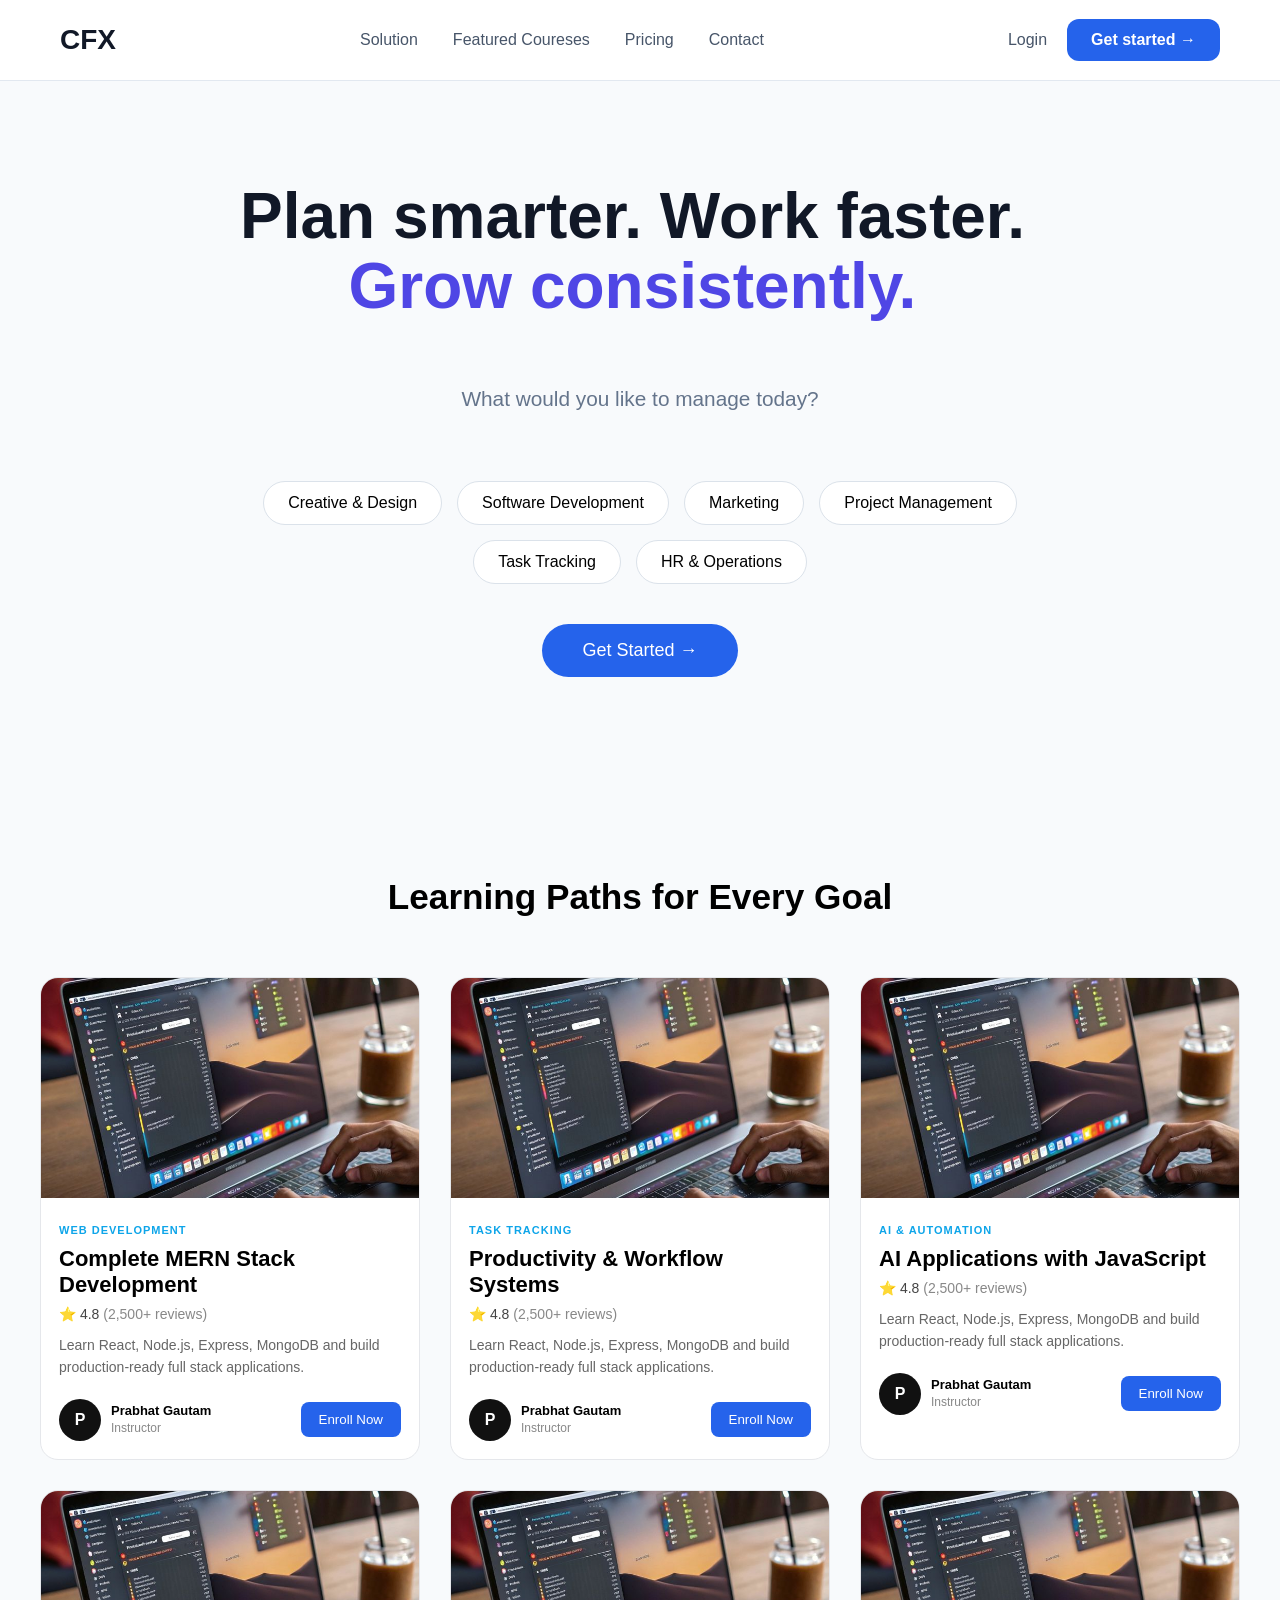
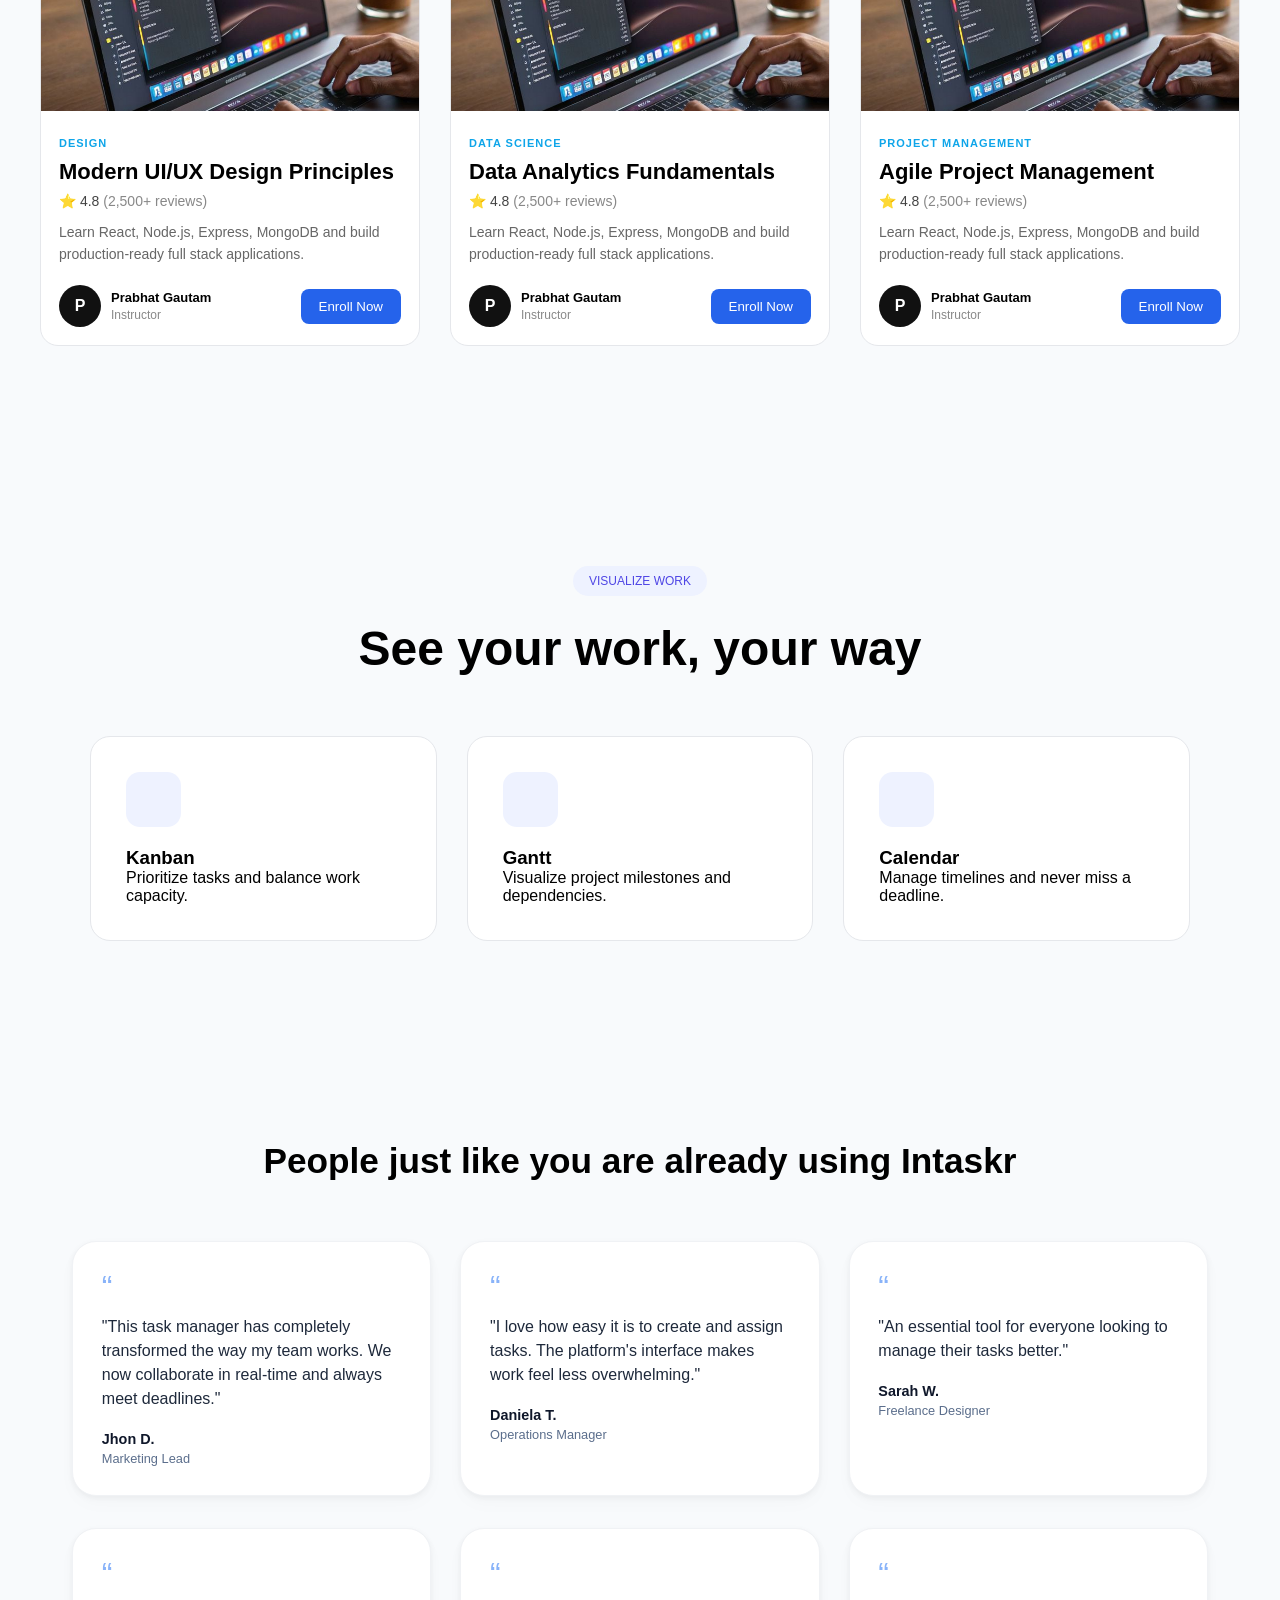
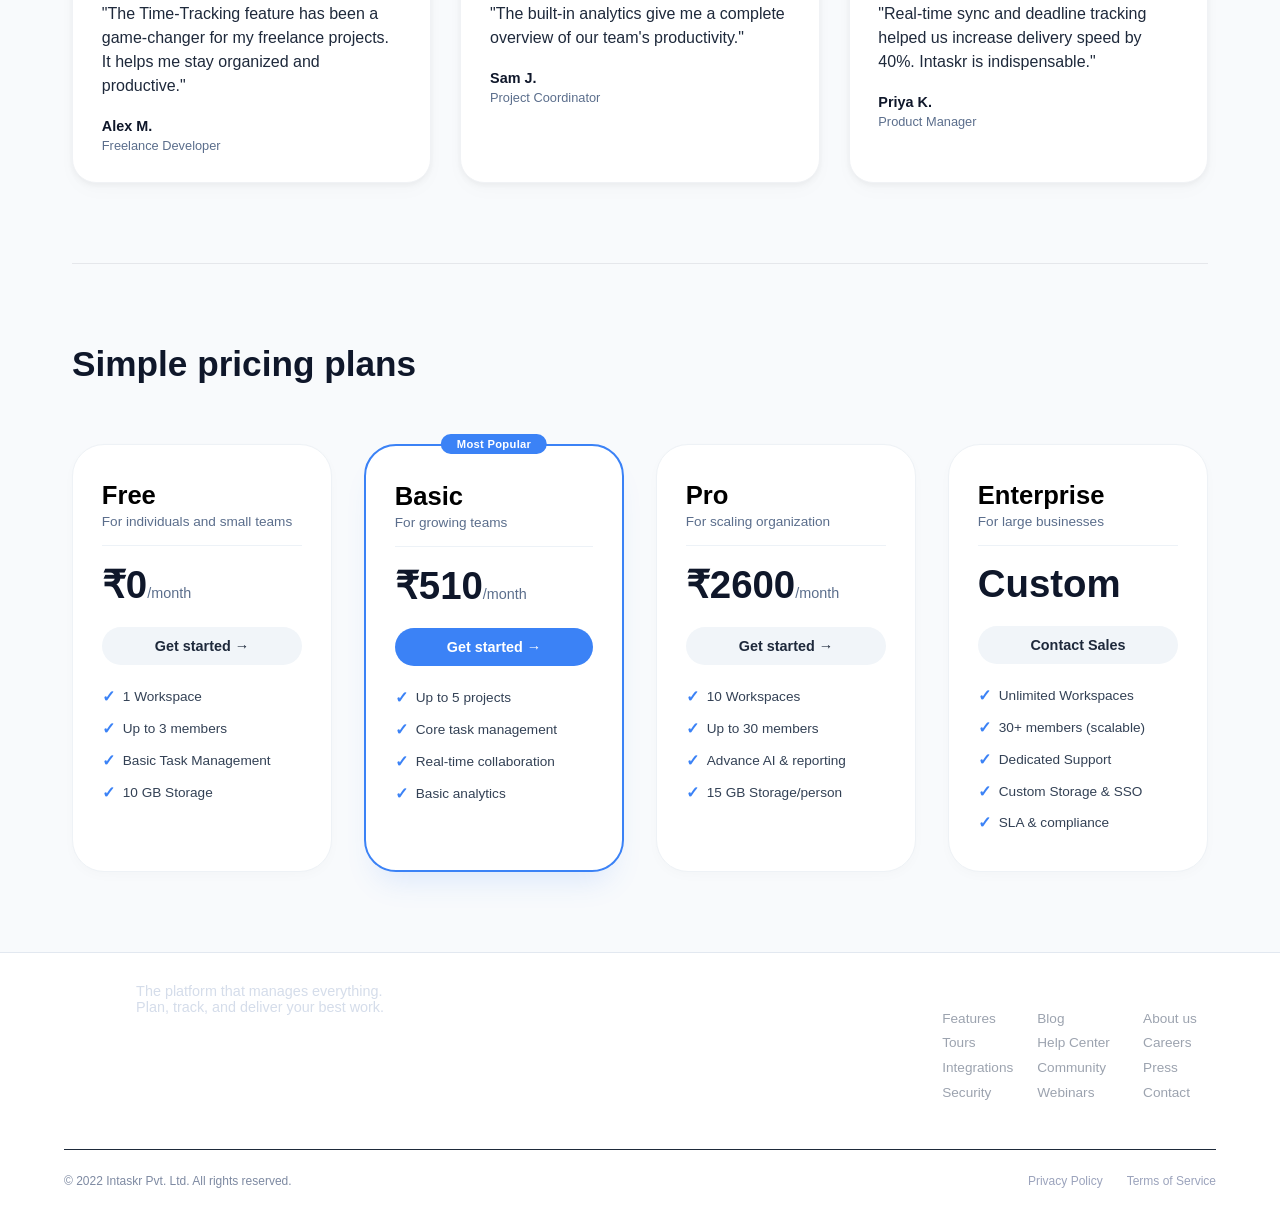
<file: index.html>
<!DOCTYPE html>
<html lang="en">

<head>
  <meta charset="UTF-8">
  <meta name="viewport" content="width=device-width, initial-scale=1.0">
  <title>CFX</title>
  <link rel="stylesheet" href="style.css">
</head>

<body class="work-page">

  <header class="navbar">
    <div class="nav-container">

      <div class="logo">
        CFX
      </div>

      <nav class="nav-links">
        <a href="#about">Solution</a>
        <a href="#skills">Featured Coureses</a>
        <a href="#projects">Pricing</a>
        <a href="#resume">Contact</a>

      </nav>

      <div class="nav-actions">
        <a href="mailto:prabhatgautam347@gmail.com" class="login-link">
          Login
        </a>

        <a href="#projects" class="start-btn">
          Get started →
        </a>
      </div>

    </div>
  </header>

  <section class="hero">
    <div class="hero-content">
      <h1>
        Plan smarter. Work faster.
        <br>
        <span>Grow consistently.</span>
      </h1>

      <p class="hero-subtitle">
        What would you like to manage today?
      </p>

      <div class="hero-tags">
        <span>Creative & Design</span>
        <span>Software Development</span>
        <span>Marketing</span>
        <span>Project Management</span>
        <span>Task Tracking</span>
        <span>HR & Operations</span>
      </div>

      <button class="hero-btn">
        Get Started →
      </button>
    </div>
  </section>
  <section class="courses">
    <h2>Learning Paths for Every Goal</h2>

    <div class="course-grid">

      <div class="course-card">

        <img src="./assets/course.jpeg" alt="Course">

        <div class="course-body">

          <span class="course-category">WEB DEVELOPMENT</span>

          <h3 class="course-title">
            Complete MERN Stack Development
          </h3>

          <div class="course-rating">
            ⭐ 4.8 <span>(2,500+ reviews)</span>
          </div>

          <p class="course-desc">
            Learn React, Node.js, Express, MongoDB and build
            production-ready full stack applications.
          </p>

          <div class="course-footer">

            <div class="instructor">
              <div class="avatar">P</div>

              <div>
                <h4>Prabhat Gautam</h4>
                <span>Instructor</span>
              </div>
            </div>

            <button class="enroll-btn">
              Enroll Now
            </button>

          </div>

        </div>

      </div>
      <div class="course-card">

        <img src="./assets/course.jpeg" alt="Course">

        <div class="course-body">

          <span class="course-category">TASK TRACKING</span>

          <h3 class="course-title">
            Productivity & Workflow Systems
          </h3>

          <div class="course-rating">
            ⭐ 4.8 <span>(2,500+ reviews)</span>
          </div>

          <p class="course-desc">
            Learn React, Node.js, Express, MongoDB and build
            production-ready full stack applications.
          </p>

          <div class="course-footer">

            <div class="instructor">
              <div class="avatar">P</div>

              <div>
                <h4>Prabhat Gautam</h4>
                <span>Instructor</span>
              </div>
            </div>

            <button class="enroll-btn">
              Enroll Now
            </button>

          </div>

        </div>

      </div>
      <div class="course-card">

        <img src="./assets/course.jpeg" alt="Course">

        <div class="course-body">

          <span class="course-category">AI & AUTOMATION</span>

          <h3 class="course-title">
            AI Applications with JavaScript
          </h3>

          <div class="course-rating">
            ⭐ 4.8 <span>(2,500+ reviews)</span>
          </div>

          <p class="course-desc">
            Learn React, Node.js, Express, MongoDB and build
            production-ready full stack applications.
          </p>

          <div class="course-footer">

            <div class="instructor">
              <div class="avatar">P</div>

              <div>
                <h4>Prabhat Gautam</h4>
                <span>Instructor</span>
              </div>
            </div>

            <button class="enroll-btn">
              Enroll Now
            </button>

          </div>

        </div>

      </div>

      <div class="course-card">

        <img src="./assets/course.jpeg" alt="Course">

        <div class="course-body">

          <span class="course-category">DESIGN</span>

          <h3 class="course-title">
            Modern UI/UX Design Principles
          </h3>

          <div class="course-rating">
            ⭐ 4.8 <span>(2,500+ reviews)</span>
          </div>

          <p class="course-desc">
            Learn React, Node.js, Express, MongoDB and build
            production-ready full stack applications.
          </p>

          <div class="course-footer">

            <div class="instructor">
              <div class="avatar">P</div>

              <div>
                <h4>Prabhat Gautam</h4>
                <span>Instructor</span>
              </div>
            </div>

            <button class="enroll-btn">
              Enroll Now
            </button>

          </div>

        </div>

      </div>
      <div class="course-card">

        <img src="./assets/course.jpeg" alt="Course">

        <div class="course-body">

          <span class="course-category">DATA SCIENCE</span>

          <h3 class="course-title">
            Data Analytics Fundamentals
          </h3>

          <div class="course-rating">
            ⭐ 4.8 <span>(2,500+ reviews)</span>
          </div>

          <p class="course-desc">
            Learn React, Node.js, Express, MongoDB and build
            production-ready full stack applications.
          </p>

          <div class="course-footer">

            <div class="instructor">
              <div class="avatar">P</div>

              <div>
                <h4>Prabhat Gautam</h4>
                <span>Instructor</span>
              </div>
            </div>

            <button class="enroll-btn">
              Enroll Now
            </button>

          </div>

        </div>

      </div>
      <div class="course-card">

        <img src="./assets/course.jpeg" alt="Course">

        <div class="course-body">

          <span class="course-category">PROJECT MANAGEMENT</span>

          <h3 class="course-title">
            Agile Project Management
          </h3>

          <div class="course-rating">
            ⭐ 4.8 <span>(2,500+ reviews)</span>
          </div>

          <p class="course-desc">
            Learn React, Node.js, Express, MongoDB and build
            production-ready full stack applications.
          </p>

          <div class="course-footer">

            <div class="instructor">
              <div class="avatar">P</div>

              <div>
                <h4>Prabhat Gautam</h4>
                <span>Instructor</span>
              </div>
            </div>

            <button class="enroll-btn">
              Enroll Now
            </button>

          </div>

        </div>

      </div>

    </div>
  </section>
  <section class="features">

    <span class="feature-badge">
      VISUALIZE WORK
    </span>

    <h2>See your work, your way</h2>

    <div class="feature-grid">

      <div class="feature-card">
        <div class="icon"></div>
        <h3>Kanban</h3>
        <p>Prioritize tasks and balance work capacity.</p>
      </div>

      <div class="feature-card">
        <div class="icon"></div>
        <h3>Gantt</h3>
        <p>Visualize project milestones and dependencies.</p>
      </div>

      <div class="feature-card">
        <div class="icon"></div>
        <h3>Calendar</h3>
        <p>Manage timelines and never miss a deadline.</p>
      </div>

    </div>
  </section>

  <div class="container">
    <div class="section">
      <h2>People just like you are already using Intaskr</h2>
      <div class="testimonials-wrapper">

        <div class="row-testimonials">
          <div class="testimonial-card">
            <div class="quote-icon">“</div>
            <p class="testimonial-text">"This task manager has completely transformed the way my team works. We now
              collaborate in real-time and always meet deadlines."</p>
            <div class="testimonial-author">Jhon D.</div>
            <div class="testimonial-role">Marketing Lead</div>
          </div>
          <div class="testimonial-card">
            <div class="quote-icon">“</div>
            <p class="testimonial-text">"I love how easy it is to create and assign tasks. The platform's interface
              makes work feel less overwhelming."</p>
            <div class="testimonial-author">Daniela T.</div>
            <div class="testimonial-role">Operations Manager</div>
          </div>
          <div class="testimonial-card">
            <div class="quote-icon">“</div>
            <p class="testimonial-text">"An essential tool for everyone looking to manage their tasks better."</p>
            <div class="testimonial-author">Sarah W.</div>
            <div class="testimonial-role">Freelance Designer</div>
          </div>
        </div>

        <div class="row-testimonials">
          <div class="testimonial-card">
            <div class="quote-icon">“</div>
            <p class="testimonial-text">"The Time-Tracking feature has been a game-changer for my freelance projects. It
              helps me stay organized and productive."</p>
            <div class="testimonial-author">Alex M.</div>
            <div class="testimonial-role">Freelance Developer</div>
          </div>
          <div class="testimonial-card">
            <div class="quote-icon">“</div>
            <p class="testimonial-text">"The built-in analytics give me a complete overview of our team's productivity."
            </p>
            <div class="testimonial-author">Sam J.</div>
            <div class="testimonial-role">Project Coordinator</div>
          </div>

          <div class="testimonial-card">
            <div class="quote-icon">“</div>
            <p class="testimonial-text">"Real-time sync and deadline tracking helped us increase delivery speed by 40%.
              Intaskr is indispensable."</p>
            <div class="testimonial-author">Priya K.</div>
            <div class="testimonial-role">Product Manager</div>
          </div>
        </div>
      </div>
    </div>


    <div class="section">
      <h2 class="section-title">Simple pricing plans</h2>
      <div class="pricing-grid">

        <div class="pricing-card">
          <div class="plan-name">Free</div>
          <div class="plan-desc">For individuals and small teams</div>
          <div class="price">₹0<span>/month</span></div>

          <a href="#" class="btn-pricing">Get started →</a>
          <ul class="feature-list">
            <li>1 Workspace</li>
            <li>Up to 3 members</li>
            <li>Basic Task Management</li>
            <li>10 GB Storage</li>
          </ul>
        </div>

        <div class="pricing-card popular">
          <div class="plan-name">Basic</div>
          <div class="popular-badge">Most Popular</div>
          <div class="plan-desc">For growing teams</div>
          <div class="price">₹510<span>/month</span></div>
          <a href="#" class="btn-pricing primary">Get started →</a>
          <ul class="feature-list">
            <li>Up to 5 projects</li>
            <li>Core task management</li>
            <li>Real-time collaboration</li>
            <li>Basic analytics</li>
          </ul>
        </div>

        <div class="pricing-card">

          <div class="plan-name">Pro</div>
          <div class="plan-desc">For scaling organization</div>
          <div class="price">₹2600<span>/month</span></div>

          <a href="#" class="btn-pricing">Get started →</a>
          <ul class="feature-list">
            <li>10 Workspaces</li>
            <li>Up to 30 members</li>
            <li>Advance AI & reporting</li>
            <li>15 GB Storage/person</li>
          </ul>
        </div>


        <div class="pricing-card">
          <div class="plan-name">Enterprise</div>
          <div class="plan-desc">For large businesses</div>
          <div class="price">Custom</div>

          <a href="#" class="btn-pricing">Contact Sales</a>
          <ul class="feature-list">
            <li>Unlimited Workspaces</li>
            <li>30+ members (scalable)</li>
            <li>Dedicated Support</li>
            <li>Custom Storage & SSO</li>
            <li>SLA & compliance</li>
          </ul>
        </div>


      </div>
    </div>
  </div>


  <footer class="footer">
    <div class="container">
      <div class="footer-inner">
        <div class="footer-brand">
          <h2>CFX</h2>
          <p>The platform that manages everything. Plan, track, and deliver your best work.</p>
        </div>
        <div class="footer-links">
          <div class="footer-links-column">
            <h4>Product</h4>
            <a href="#">Features</a>
            <a href="#">Tours</a>
            <a href="#">Integrations</a>
            <a href="#">Security</a>
          </div>
          <div class="footer-links-column">
            <h4>Resources</h4>
            <a href="#">Blog</a>
            <a href="#">Help Center</a>
            <a href="#">Community</a>
            <a href="#">Webinars</a>
          </div>
          <div class="footer-links-column">
            <h4>Company</h4>
            <a href="#">About us</a>
            <a href="#">Careers</a>
            <a href="#">Press</a>
            <a href="#">Contact</a>
          </div>
        </div>
      </div>
      <div class="footer-bottom">
        <div>© 2022 Intaskr Pvt. Ltd. All rights reserved.</div>
        <div class="legal">
          <a href="#">Privacy Policy</a>
          <a href="#">Terms of Service</a>
        </div>
      </div>
    </div>
  </footer>
</body>

</html>
</file>
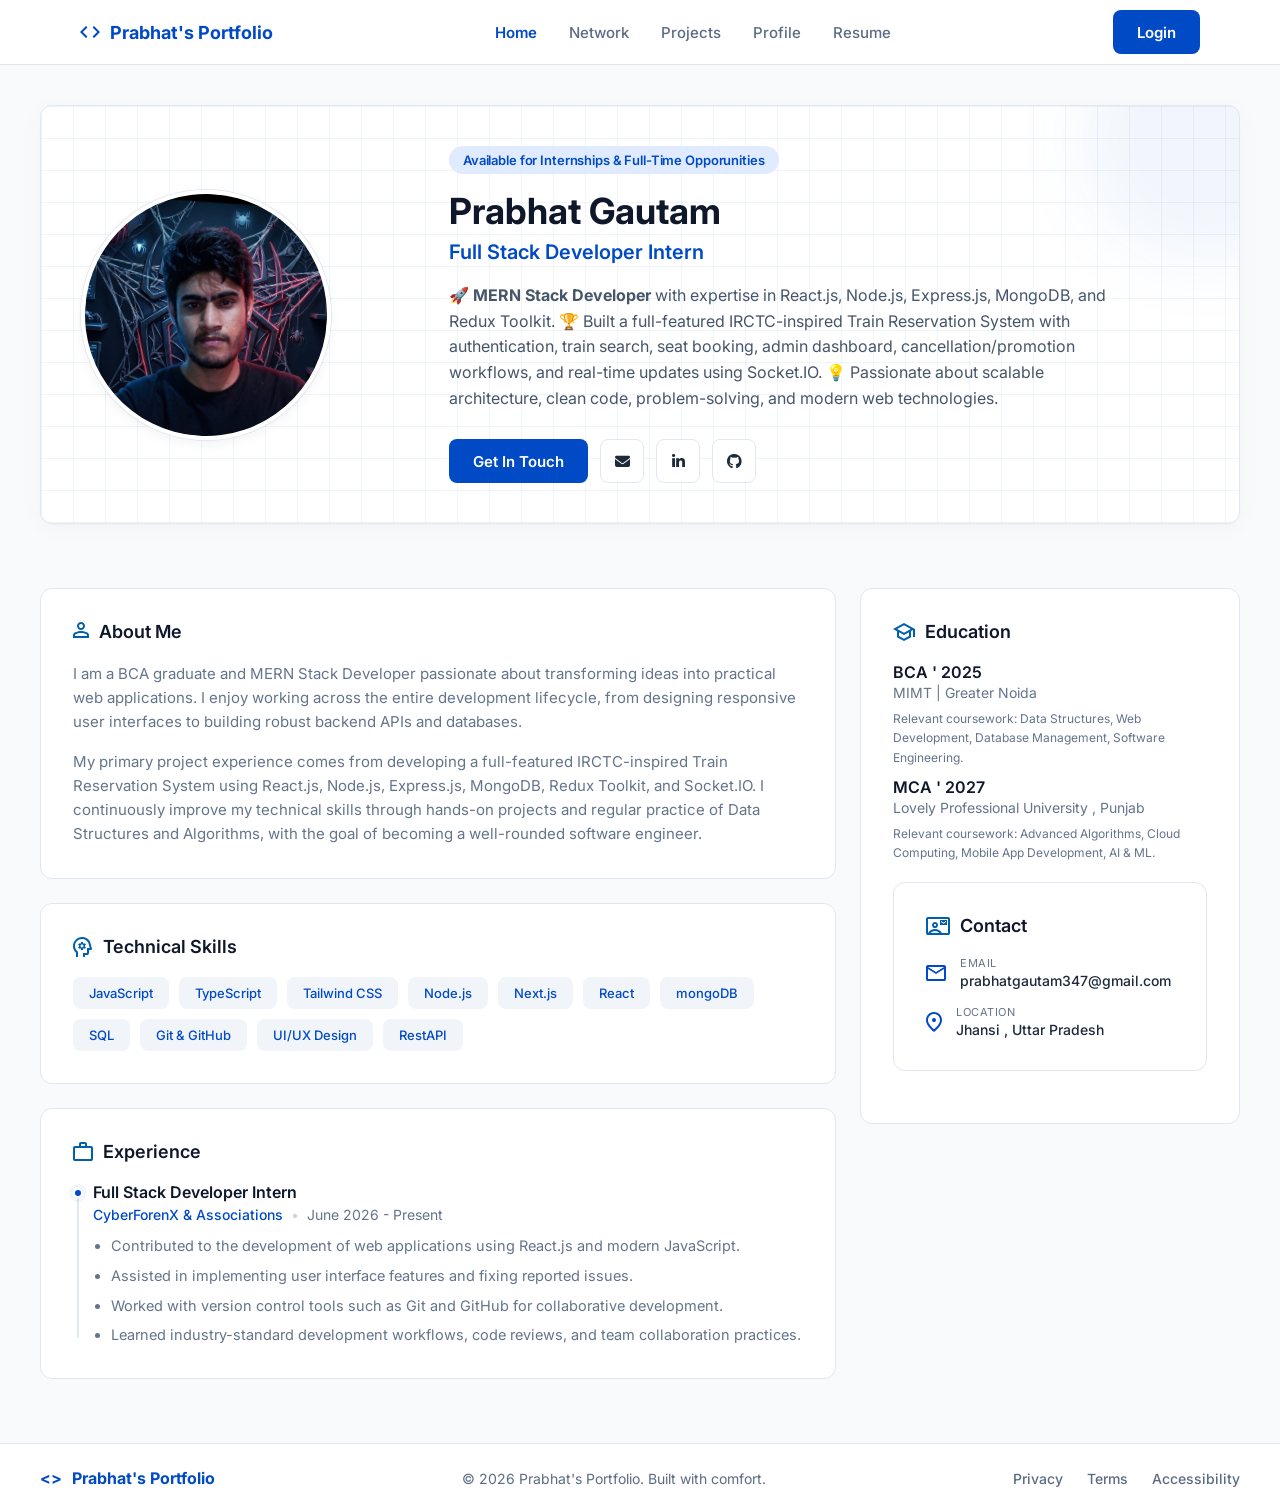
<file: assignment1.html>
<!DOCTYPE html>
<html lang="en">
<head>
    <meta charset="UTF-8">
    <meta name="viewport" content="width=device-width, initial-scale=1.0">
    <title>Prabhat's Portfolio</title>
    <link rel="preconnect" href="https://fonts.googleapis.com">
    <link rel="preconnect" href="https://fonts.gstatic.com" crossorigin>
    <link href="https://fonts.googleapis.com/css2?family=Inter:wght@400;500;600;700&display=swap" rel="stylesheet">
    <link rel="stylesheet" href="https://cdnjs.cloudflare.com/ajax/libs/font-awesome/6.5.1/css/all.min.css">
    <link rel="stylesheet" href="style.css">
</head>
<body>
    <!-- Header section -->
    <header class="navbar">
        <div class="navbar-container">
            <a href="#" class="nav-brand">
                <svg width="20" height="12" viewBox="0 0 20 12" fill="none" xmlns="http://www.w3.org/2000/svg">
                    <path
                        d="M6 12L0 6L6 0L7.425 1.425L2.825 6.025L7.4 10.6L6 12ZM14 12L12.575 10.575L17.175 5.975L12.6 1.4L14 0L20 6L14 12Z"
                        fill="#004AC6" />
                </svg>
                <span class="nav-brand-text">Prabhat's Portfolio</span>
            </a>
            <nav>
                <ul class="nav-menu">
                    <li><a href="#" class="nav-link active">Home</a></li>
                    <li><a href="#" class="nav-link">Network</a></li>
                    <li><a href="#" class="nav-link">Projects</a></li>
                    <li><a href="#" class="nav-link">Profile</a></li>
                    <li><a href="resume.html" class="nav-link">Resume</a></li>
                </ul>
            </nav>
            <div class="nav-actions">
              <a href="login.html" class="btn btn-primary">
                Login
            </a>
            </div>
        </div>
    </header>


    <!-- Hero section -->
    <section class="hero-wrapper">
        <div class="hero-card">
            <div class="bg-glow"></div>
            <div class="hero-container">
                <div class="hero-profile">
                  <img src="./assets/Prabhat.jpeg"
                  alt="Prabhat Gautam"
                  class="profile-img">
                </div>
                <div class="hero-content">
                    <span class="badge">Available for Internships & Full-Time Opporunities</span>
                    <h1 class="hero-name">Prabhat Gautam</h1>
                    <h2 class="hero-title">Full Stack Developer Intern</h2>
                    <p class="hero-bio">
                      🚀 <strong>MERN Stack Developer</strong> with expertise in React.js, Node.js,
                      Express.js, MongoDB, and Redux Toolkit.

                      🏆 Built a full-featured IRCTC-inspired Train Reservation System with
                      authentication, train search, seat booking, admin dashboard,
                      cancellation/promotion workflows, and real-time updates using Socket.IO.

                      💡 Passionate about scalable architecture, clean code,
                      problem-solving, and modern web technologies.
                    </p>
                    <div class="hero-actions">
                      <a href="mailto:your-email@gmail.com" class="btn btn-primary">
                          Get In Touch
                      </a>

                      <a href="mailto:prabhatgautam347@gmail.com"
                         class="btn btn-icon-outline"
                         target="_blank"
                         aria-label="Email">
                          <i class="fas fa-envelope"></i>
                      </a>

                      <a href="https://www.linkedin.com/in/prabhat-gautam-347001237"
                         class="btn btn-icon-outline"
                         target="_blank"
                         aria-label="LinkedIn">
                          <i class="fab fa-linkedin-in "></i>
                      </a>

                      <a href="https://github.com/prabhatgautam7171"
                         class="btn btn-icon-outline"
                         target="_blank"
                         aria-label="GitHub">
                          <i class="fab fa-github"></i>
                      </a>
                  </div>
                </div>
            </div>
        </div>
    </section>
<!-- Main section -->
    <main class="profile-layout-wrapper">
        <div class="profile-layout-container">
            <div class="layout-main-col">
                <section class="content-card">
                    <h3 class="section-title">
                        <span class="icon-user"> <svg width="16" height="16" viewBox="0 0 16 16" fill="none"
                                xmlns="http://www.w3.org/2000/svg">
                                <path
                                    d="M8 8C6.9 8 5.95833 7.60833 5.175 6.825C4.39167 6.04167 4 5.1 4 4C4 2.9 4.39167 1.95833 5.175 1.175C5.95833 0.391667 6.9 0 8 0C9.1 0 10.0417 0.391667 10.825 1.175C11.6083 1.95833 12 2.9 12 4C12 5.1 11.6083 6.04167 10.825 6.825C10.0417 7.60833 9.1 8 8 8ZM0 16V13.2C0 12.6333 0.145833 12.1125 0.4375 11.6375C0.729167 11.1625 1.11667 10.8 1.6 10.55C2.63333 10.0333 3.68333 9.64583 4.75 9.3875C5.81667 9.12917 6.9 9 8 9C9.1 9 10.1833 9.12917 11.25 9.3875C12.3167 9.64583 13.3667 10.0333 14.4 10.55C14.8833 10.8 15.2708 11.1625 15.5625 11.6375C15.8542 12.1125 16 12.6333 16 13.2V16H0ZM2 14H14V13.2C14 13.0167 13.9542 12.85 13.8625 12.7C13.7708 12.55 13.65 12.4333 13.5 12.35C12.6 11.9 11.6917 11.5625 10.775 11.3375C9.85833 11.1125 8.93333 11 8 11C7.06667 11 6.14167 11.1125 5.225 11.3375C4.30833 11.5625 3.4 11.9 2.5 12.35C2.35 12.4333 2.22917 12.55 2.1375 12.7C2.04583 12.85 2 13.0167 2 13.2V14ZM8 6C8.55 6 9.02083 5.80417 9.4125 5.4125C9.80417 5.02083 10 4.55 10 4C10 3.45 9.80417 2.97917 9.4125 2.5875C9.02083 2.19583 8.55 2 8 2C7.45 2 6.97917 2.19583 6.5875 2.5875C6.19583 2.97917 6 3.45 6 4C6 4.55 6.19583 5.02083 6.5875 5.4125C6.97917 5.80417 7.45 6 8 6Z"
                                    fill="#0060AC" />
                            </svg></span> About Me
                    </h3>
                    <p class="text-block">
                      I am a BCA graduate and MERN Stack Developer passionate about transforming
                      ideas into practical web applications. I enjoy working across the entire
                      development lifecycle, from designing responsive user interfaces to building
                      robust backend APIs and databases.
                  </p>

                  <p class="text-block">
                      My primary project experience comes from developing a full-featured
                      IRCTC-inspired Train Reservation System using React.js, Node.js, Express.js,
                      MongoDB, Redux Toolkit, and Socket.IO. I continuously improve my technical
                      skills through hands-on projects and regular practice of Data Structures and
                      Algorithms, with the goal of becoming a well-rounded software engineer.
                  </p>
                </section>
                <section class="content-card">
                    <h3 class="section-title">
                        <svg width="20" height="20" viewBox="0 0 20 20" fill="none" xmlns="http://www.w3.org/2000/svg">
                            <path
                                d="M3 20V15.7C2.05 14.8333 1.3125 13.8208 0.7875 12.6625C0.2625 11.5042 0 10.2833 0 9C0 6.5 0.875 4.375 2.625 2.625C4.375 0.875 6.5 0 9 0C11.0833 0 12.9292 0.6125 14.5375 1.8375C16.1458 3.0625 17.1917 4.65833 17.675 6.625L18.975 11.75C19.0583 12.0667 19 12.3542 18.8 12.6125C18.6 12.8708 18.3333 13 18 13H16V16C16 16.55 15.8042 17.0208 15.4125 17.4125C15.0208 17.8042 14.55 18 14 18H12V20H10V16H14V11H16.7L15.75 7.125C15.3667 5.60833 14.55 4.375 13.3 3.425C12.05 2.475 10.6167 2 9 2C7.06667 2 5.41667 2.675 4.05 4.025C2.68333 5.375 2 7.01667 2 8.95C2 9.95 2.20417 10.9 2.6125 11.8C3.02083 12.7 3.6 13.5 4.35 14.2L5 14.8V20H3ZM8 13H10L10.15 11.75C10.2833 11.7 10.4042 11.6417 10.5125 11.575C10.6208 11.5083 10.7167 11.4333 10.8 11.35L11.95 11.85L12.95 10.15L11.95 9.4C11.9833 9.26667 12 9.13333 12 9C12 8.86667 11.9833 8.73333 11.95 8.6L12.95 7.85L11.95 6.15L10.8 6.65C10.7167 6.56667 10.6208 6.49167 10.5125 6.425C10.4042 6.35833 10.2833 6.3 10.15 6.25L10 5H8L7.85 6.25C7.71667 6.3 7.59583 6.35833 7.4875 6.425C7.37917 6.49167 7.28333 6.56667 7.2 6.65L6.05 6.15L5.05 7.85L6.05 8.6C6.01667 8.73333 6 8.86667 6 9C6 9.13333 6.01667 9.26667 6.05 9.4L5.05 10.15L6.05 11.85L7.2 11.35C7.28333 11.4333 7.37917 11.5083 7.4875 11.575C7.59583 11.6417 7.71667 11.7 7.85 11.75L8 13ZM9 10.5C8.58333 10.5 8.22917 10.3542 7.9375 10.0625C7.64583 9.77083 7.5 9.41667 7.5 9C7.5 8.58333 7.64583 8.22917 7.9375 7.9375C8.22917 7.64583 8.58333 7.5 9 7.5C9.41667 7.5 9.77083 7.64583 10.0625 7.9375C10.3542 8.22917 10.5 8.58333 10.5 9C10.5 9.41667 10.3542 9.77083 10.0625 10.0625C9.77083 10.3542 9.41667 10.5 9 10.5Z"
                                fill="#0060AC" />
                        </svg>
                        Technical Skills
                    </h3>
                    <div class="skills-tags-grid">
                        <span class="skill-tag">JavaScript</span>
                        <span class="skill-tag">TypeScript</span>
                        <span class="skill-tag">Tailwind CSS</span>
                        <span class="skill-tag">Node.js</span>
                        <span class="skill-tag">Next.js</span>
                        <span class="skill-tag">React</span>
                        <span class="skill-tag">mongoDB</span>
                        <span class="skill-tag">SQL</span>
                        <span class="skill-tag">Git & GitHub</span>
                        <span class="skill-tag">UI/UX Design</span>
                        <span class="skill-tag">RestAPI</span>
                    </div>
                </section>
                <section class="content-card">
                    <h3 class="section-title">
                        <svg width="20" height="19" viewBox="0 0 20 19" fill="none" xmlns="http://www.w3.org/2000/svg">
                            <path
                                d="M2 19C1.45 19 0.979167 18.8042 0.5875 18.4125C0.195833 18.0208 0 17.55 0 17V6C0 5.45 0.195833 4.97917 0.5875 4.5875C0.979167 4.19583 1.45 4 2 4H6V2C6 1.45 6.19583 0.979167 6.5875 0.5875C6.97917 0.195833 7.45 0 8 0H12C12.55 0 13.0208 0.195833 13.4125 0.5875C13.8042 0.979167 14 1.45 14 2V4H18C18.55 4 19.0208 4.19583 19.4125 4.5875C19.8042 4.97917 20 5.45 20 6V17C20 17.55 19.8042 18.0208 19.4125 18.4125C19.0208 18.8042 18.55 19 18 19H2ZM2 17H18V6H2V17ZM8 4H12V2H8V4ZM2 17V6V17Z"
                                fill="#0060AC" />
                        </svg>
                        Experience
                    </h3>
                    <div class="timeline">
                        <div class="timeline-item active">
                            <div class="timeline-marker"></div>
                            <div class="timeline-content">
                                <h4 class="job-title">Full Stack Developer Intern</h4>
                                <div class="job-meta">
                                    <span class="company-name">CyberForenX & Associations</span>
                                    <span class="meta-divider">•</span>
                                    <span class="job-duration">June 2026 - Present</span>
                                </div>
                                <ul class="job-details-list">
                                  <li>Contributed to the development of web applications using React.js and modern JavaScript.</li>
                                  <li>Assisted in implementing user interface features and fixing reported issues.</li>
                                  <li>Worked with version control tools such as Git and GitHub for collaborative development.</li>
                                  <li>Learned industry-standard development workflows, code reviews, and team collaboration practices.</li>
                              </ul>
                            </div>
                        </div>
                    </div>
                </section>
            </div>
            <aside class="layout-sidebar-col">
                <div class="content-card">
                    <h3 class="section-title">
                        <svg width="22" height="18" viewBox="0 0 22 18" fill="none" xmlns="http://www.w3.org/2000/svg">
                            <path
                                d="M11 18L4 14.2V8.2L0 6L11 0L22 6V14H20V7.1L18 8.2V14.2L11 18ZM11 9.7L17.85 6L11 2.3L4.15 6L11 9.7ZM11 15.725L16 13.025V9.25L11 12L6 9.25V13.025L11 15.725Z"
                                fill="#0060AC" />
                        </svg>
                        Education
                    </h3>
                    <div class="education-block">
                        <h4 class="edu-degree">BCA  ' <span class="font-mono">2025</span></h4>
                        <p class="edu-school">MIMT | Greater Noida</p>
                        <div class="edu-details">
                        <p>Relevant coursework: Data Structures, Web Development, Database Management, Software
                         Engineering.
                        </p>
                    </div>
                    <div class="education-block">
                      <h4 class="edu-degree">MCA ' <span class="font-mono">2027</span></h4>
                      <p class="edu-school">Lovely Professional University , Punjab</p>
                      <div class="edu-details">
                        <p>Relevant coursework: Advanced Algorithms, Cloud Computing, Mobile App Development, AI & ML.</p>
                  </div>
                </div>
                <div class="content-card">
                    <h3 class="section-title">
                        <svg width="24" height="18" viewBox="0 0 24 18" fill="none" xmlns="http://www.w3.org/2000/svg">
                            <path
                                d="M14 8H21V3H14V8ZM17.5 6.75L15 5V4L17.5 5.75L20 4V5L17.5 6.75ZM2 18C1.45 18 0.979167 17.8042 0.5875 17.4125C0.195833 17.0208 0 16.55 0 16V2C0 1.45 0.195833 0.979167 0.5875 0.5875C0.979167 0.195833 1.45 0 2 0H22C22.55 0 23.0208 0.195833 23.4125 0.5875C23.8042 0.979167 24 1.45 24 2V16C24 16.55 23.8042 17.0208 23.4125 17.4125C23.0208 17.8042 22.55 18 22 18H2ZM15.9 16H22V2H2V16H2.1C2.8 14.75 3.76667 13.7708 5 13.0625C6.23333 12.3542 7.56667 12 9 12C10.4333 12 11.7667 12.3542 13 13.0625C14.2333 13.7708 15.2 14.75 15.9 16ZM9 11C9.83333 11 10.5417 10.7083 11.125 10.125C11.7083 9.54167 12 8.83333 12 8C12 7.16667 11.7083 6.45833 11.125 5.875C10.5417 5.29167 9.83333 5 9 5C8.16667 5 7.45833 5.29167 6.875 5.875C6.29167 6.45833 6 7.16667 6 8C6 8.83333 6.29167 9.54167 6.875 10.125C7.45833 10.7083 8.16667 11 9 11ZM4.55 16H13.45C12.8833 15.3667 12.2125 14.875 11.4375 14.525C10.6625 14.175 9.85 14 9 14C8.15 14 7.34167 14.175 6.575 14.525C5.80833 14.875 5.13333 15.3667 4.55 16ZM9 9C8.71667 9 8.47917 8.90417 8.2875 8.7125C8.09583 8.52083 8 8.28333 8 8C8 7.71667 8.09583 7.47917 8.2875 7.2875C8.47917 7.09583 8.71667 7 9 7C9.28333 7 9.52083 7.09583 9.7125 7.2875C9.90417 7.47917 10 7.71667 10 8C10 8.28333 9.90417 8.52083 9.7125 8.7125C9.52083 8.90417 9.28333 9 9 9Z"
                                fill="#0060AC" />
                        </svg>
                        Contact
                    </h3>
                    <div class="contact-links-list">
                        <div class="contact-item">
                            <svg width="20" height="16" viewBox="0 0 20 16" fill="none"
                                xmlns="http://www.w3.org/2000/svg">
                                <path
                                    d="M2 16C1.45 16 0.979167 15.8042 0.5875 15.4125C0.195833 15.0208 0 14.55 0 14V2C0 1.45 0.195833 0.979167 0.5875 0.5875C0.979167 0.195833 1.45 0 2 0H18C18.55 0 19.0208 0.195833 19.4125 0.5875C19.8042 0.979167 20 1.45 20 2V14C20 14.55 19.8042 15.0208 19.4125 15.4125C19.0208 15.8042 18.55 16 18 16H2ZM10 9L2 4V14H18V4L10 9ZM10 7L18 2H2L10 7ZM2 4V2V4V14V4Z"
                                    fill="#004AC6" />
                            </svg>

                            <div class="contact-details">
                                <label>Email</label>
                                <a href="mailto:prabhatgautam347@gmail.com">prabhatgautam347@gmail.com</a>
                            </div>
                        </div>
                        <div class="contact-item">
                            <svg width="16" height="20" viewBox="0 0 16 20" fill="none"
                                xmlns="http://www.w3.org/2000/svg">
                                <path
                                    d="M8 10C8.55 10 9.02083 9.80417 9.4125 9.4125C9.80417 9.02083 10 8.55 10 8C10 7.45 9.80417 6.97917 9.4125 6.5875C9.02083 6.19583 8.55 6 8 6C7.45 6 6.97917 6.19583 6.5875 6.5875C6.19583 6.97917 6 7.45 6 8C6 8.55 6.19583 9.02083 6.5875 9.4125C6.97917 9.80417 7.45 10 8 10ZM8 17.35C10.0333 15.4833 11.5417 13.7875 12.525 12.2625C13.5083 10.7375 14 9.38333 14 8.2C14 6.38333 13.4208 4.89583 12.2625 3.7375C11.1042 2.57917 9.68333 2 8 2C6.31667 2 4.89583 2.57917 3.7375 3.7375C2.57917 4.89583 2 6.38333 2 8.2C2 9.38333 2.49167 10.7375 3.475 12.2625C4.45833 13.7875 5.96667 15.4833 8 17.35ZM8 20C5.31667 17.7167 3.3125 15.5958 1.9875 13.6375C0.6625 11.6792 0 9.86667 0 8.2C0 5.7 0.804167 3.70833 2.4125 2.225C4.02083 0.741667 5.88333 0 8 0C10.1167 0 11.9792 0.741667 13.5875 2.225C15.1958 3.70833 16 5.7 16 8.2C16 9.86667 15.3375 11.6792 14.0125 13.6375C12.6875 15.5958 10.6833 17.7167 8 20Z"
                                    fill="#004AC6" />
                            </svg>
                            <div class="contact-details">
                                <label>Location</label>
                                <span>Jhansi , Uttar Pradesh</span>
                            </div>
                        </div>

                    </div>
                </div>

            </aside>
        </div>
    </main>
    <!-- Footer -->
    <footer class="footer">
  <div class="footer-container">
    <div class="footer-brand">
      <span class="footer-brand-icon">&lt;&gt;</span>
      <span class="footer-brand-text">Prabhat's Portfolio</span>
    </div>
    <p class="footer-copyright">
      &copy; 2026 Prabhat's Portfolio. Built with comfort.
    </p>
    <nav class="footer-links" aria-label="Footer Navigation">
      <a href="#" class="footer-link">Privacy</a>
      <a href="#" class="footer-link">Terms</a>
      <a href="#" class="footer-link">Accessibility</a>
    </nav>
  </div>
</footer>
</body>
</html>
</file>
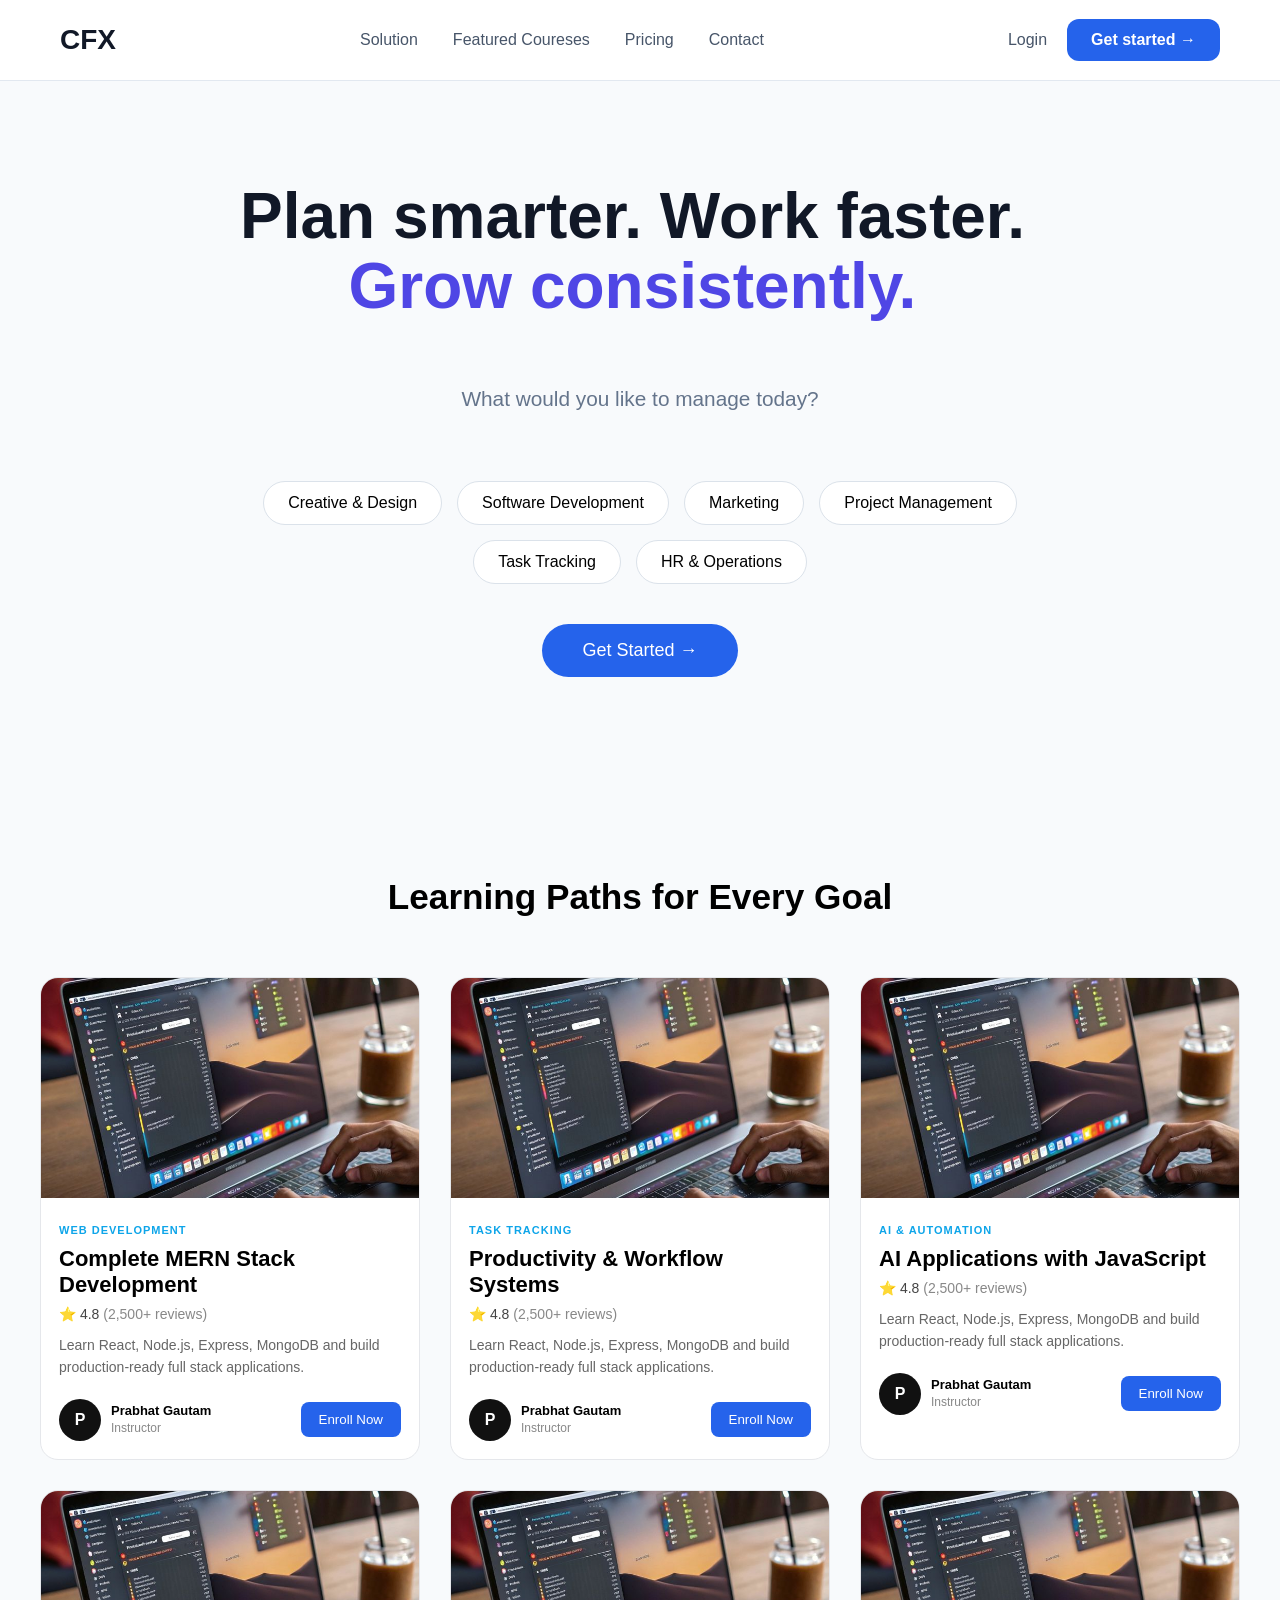
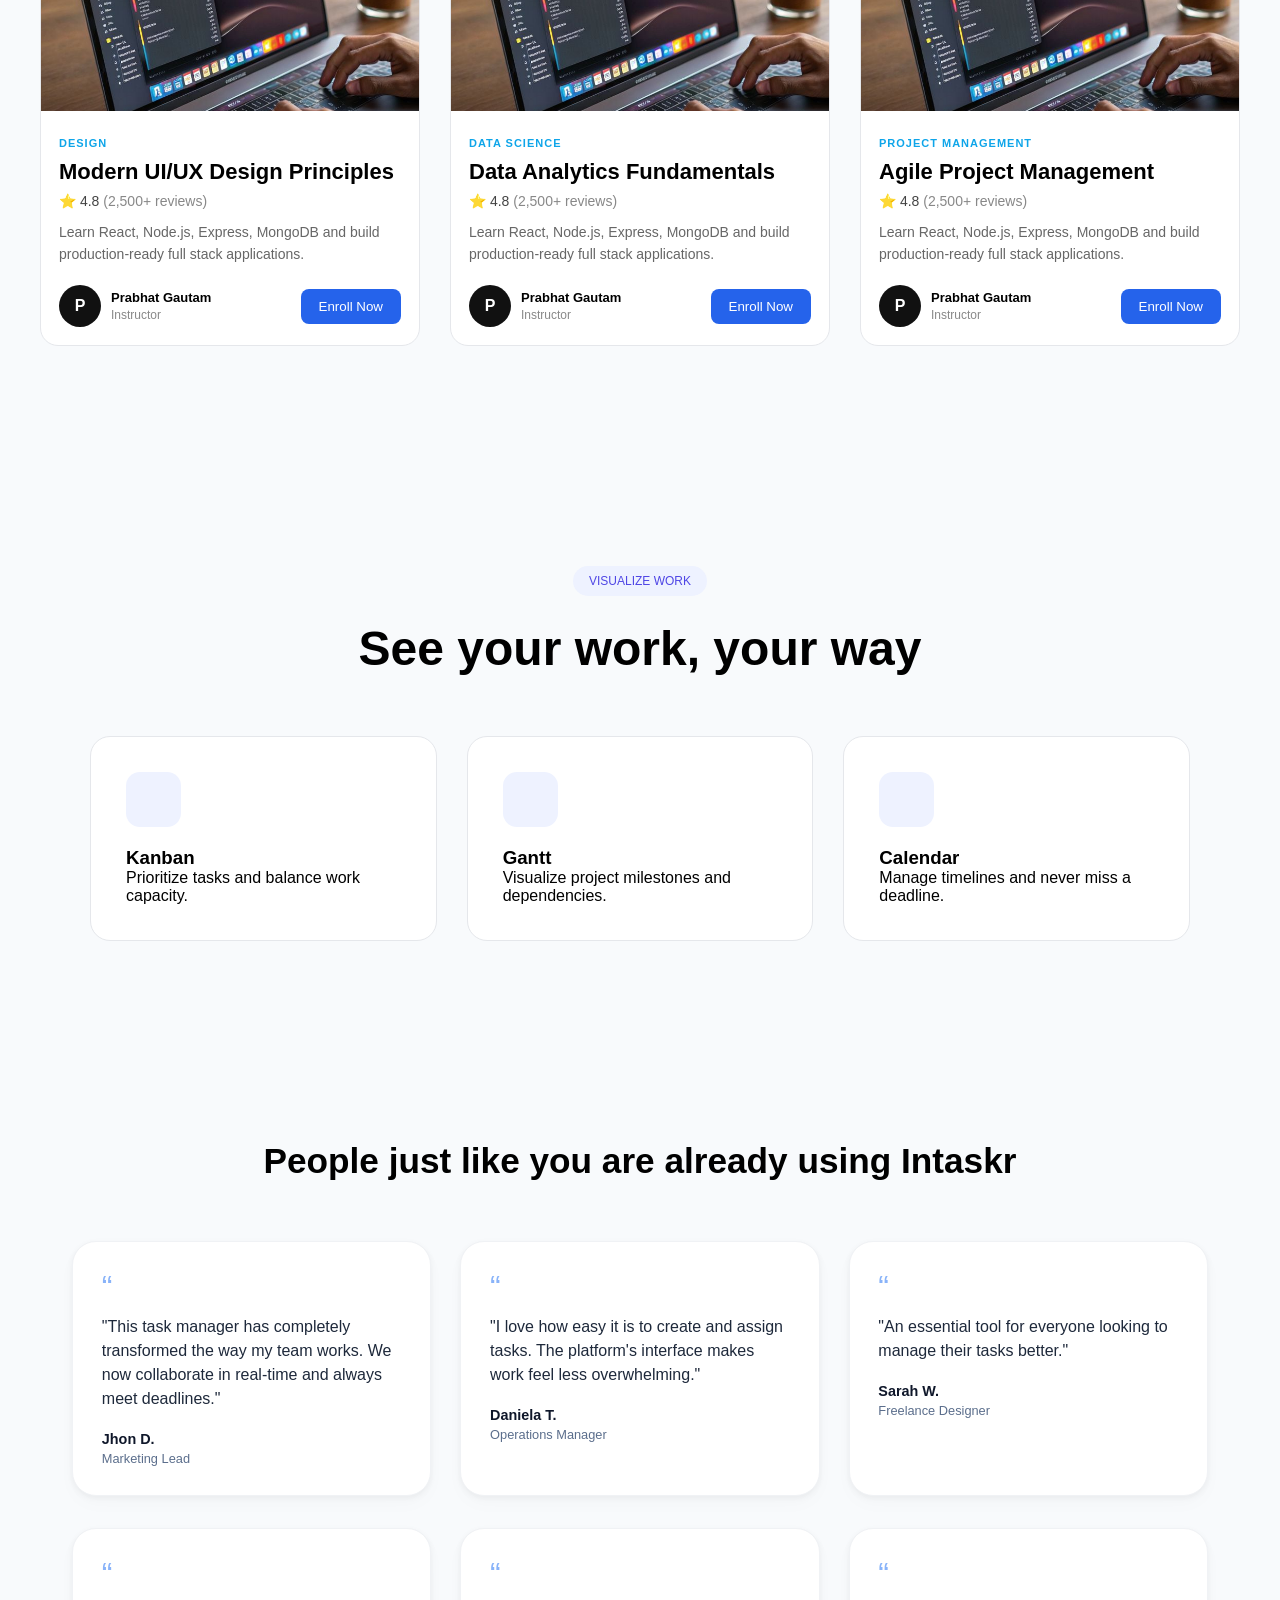
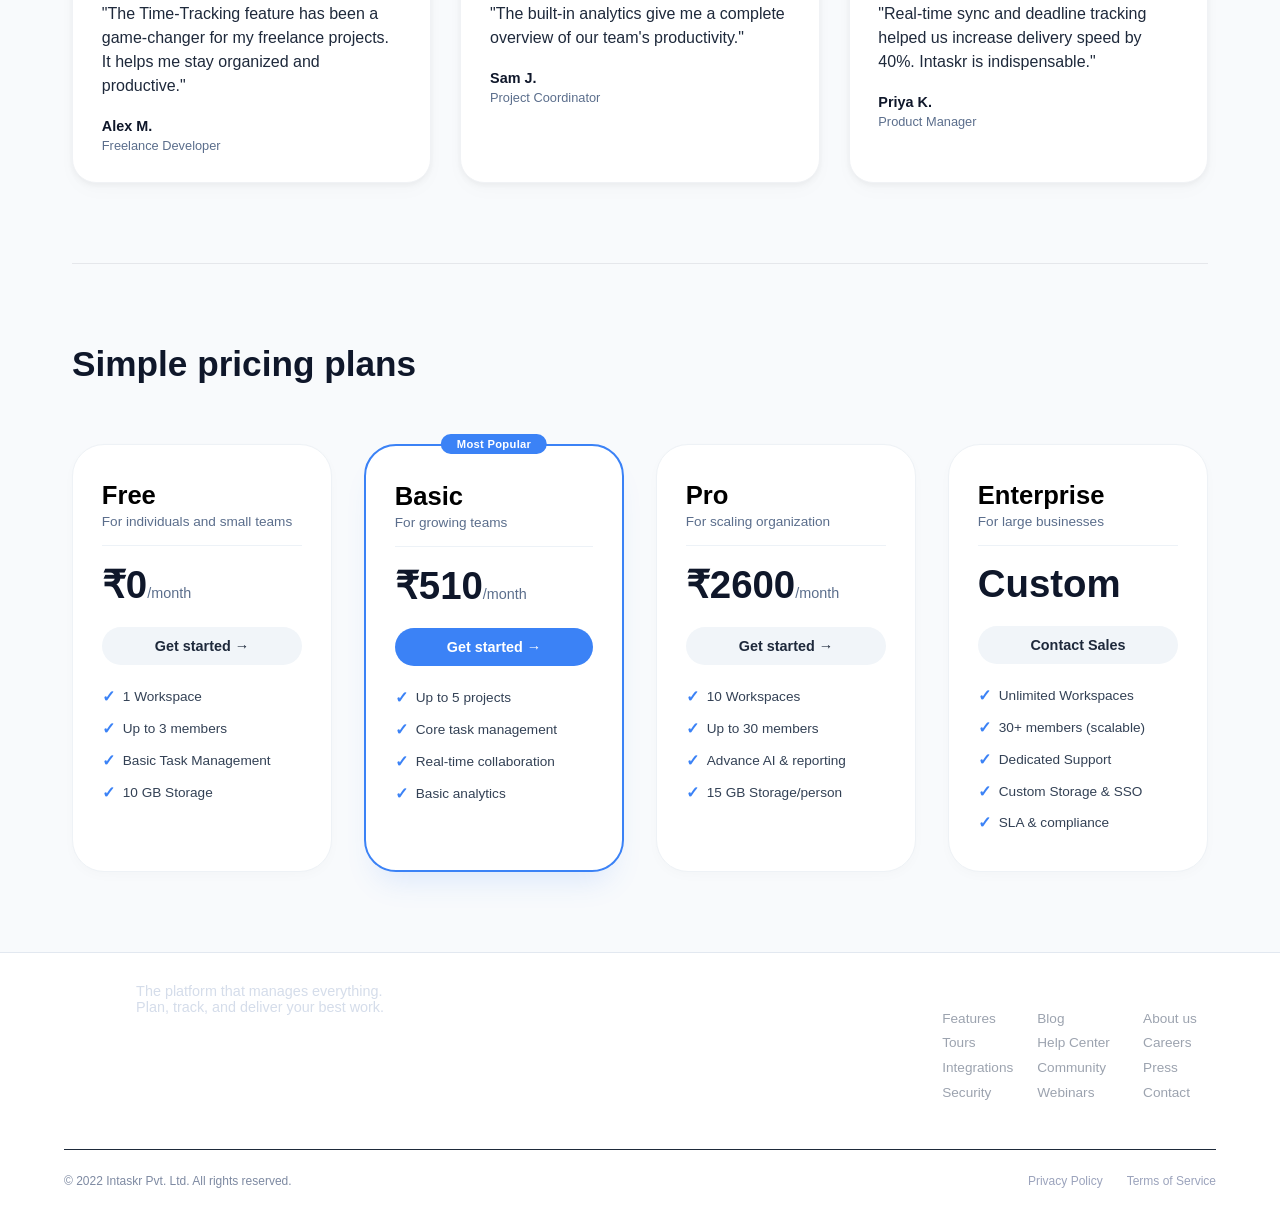
<file: assignment2.html>
<!DOCTYPE html>
<html lang="en">

<head>
  <meta charset="UTF-8">
  <meta name="viewport" content="width=device-width, initial-scale=1.0">
  <title>Work</title>
  <link rel="stylesheet" href="style.css">
</head>

<body class="work-page">

  <header class="navbar">
    <div class="nav-container">

      <div class="logo">
        CFX
      </div>

      <nav class="nav-links">
        <a href="#about">Solution</a>
        <a href="#skills">Featured Coureses</a>
        <a href="#projects">Pricing</a>
        <a href="#resume">Contact</a>

      </nav>

      <div class="nav-actions">
        <a href="mailto:prabhatgautam347@gmail.com" class="login-link">
          Login
        </a>

        <a href="#projects" class="start-btn">
          Get started →
        </a>
      </div>

    </div>
  </header>

  <section class="hero">
    <div class="hero-content">
      <h1>
        Plan smarter. Work faster.
        <br>
        <span>Grow consistently.</span>
      </h1>

      <p class="hero-subtitle">
        What would you like to manage today?
      </p>

      <div class="hero-tags">
        <span>Creative & Design</span>
        <span>Software Development</span>
        <span>Marketing</span>
        <span>Project Management</span>
        <span>Task Tracking</span>
        <span>HR & Operations</span>
      </div>

      <button class="hero-btn">
        Get Started →
      </button>
    </div>
  </section>
  <section class="courses">
    <h2>Learning Paths for Every Goal</h2>

    <div class="course-grid">

      <div class="course-card">

        <img src="./assets/course.jpeg" alt="Course">

        <div class="course-body">

          <span class="course-category">WEB DEVELOPMENT</span>

          <h3 class="course-title">
            Complete MERN Stack Development
          </h3>

          <div class="course-rating">
            ⭐ 4.8 <span>(2,500+ reviews)</span>
          </div>

          <p class="course-desc">
            Learn React, Node.js, Express, MongoDB and build
            production-ready full stack applications.
          </p>

          <div class="course-footer">

            <div class="instructor">
              <div class="avatar">P</div>

              <div>
                <h4>Prabhat Gautam</h4>
                <span>Instructor</span>
              </div>
            </div>

            <button class="enroll-btn">
              Enroll Now
            </button>

          </div>

        </div>

      </div>
      <div class="course-card">

        <img src="./assets/course.jpeg" alt="Course">

        <div class="course-body">

          <span class="course-category">TASK TRACKING</span>

          <h3 class="course-title">
            Productivity & Workflow Systems
          </h3>

          <div class="course-rating">
            ⭐ 4.8 <span>(2,500+ reviews)</span>
          </div>

          <p class="course-desc">
            Learn React, Node.js, Express, MongoDB and build
            production-ready full stack applications.
          </p>

          <div class="course-footer">

            <div class="instructor">
              <div class="avatar">P</div>

              <div>
                <h4>Prabhat Gautam</h4>
                <span>Instructor</span>
              </div>
            </div>

            <button class="enroll-btn">
              Enroll Now
            </button>

          </div>

        </div>

      </div>
      <div class="course-card">

        <img src="./assets/course.jpeg" alt="Course">

        <div class="course-body">

          <span class="course-category">AI & AUTOMATION</span>

          <h3 class="course-title">
            AI Applications with JavaScript
          </h3>

          <div class="course-rating">
            ⭐ 4.8 <span>(2,500+ reviews)</span>
          </div>

          <p class="course-desc">
            Learn React, Node.js, Express, MongoDB and build
            production-ready full stack applications.
          </p>

          <div class="course-footer">

            <div class="instructor">
              <div class="avatar">P</div>

              <div>
                <h4>Prabhat Gautam</h4>
                <span>Instructor</span>
              </div>
            </div>

            <button class="enroll-btn">
              Enroll Now
            </button>

          </div>

        </div>

      </div>

      <div class="course-card">

        <img src="./assets/course.jpeg" alt="Course">

        <div class="course-body">

          <span class="course-category">DESIGN</span>

          <h3 class="course-title">
            Modern UI/UX Design Principles
          </h3>

          <div class="course-rating">
            ⭐ 4.8 <span>(2,500+ reviews)</span>
          </div>

          <p class="course-desc">
            Learn React, Node.js, Express, MongoDB and build
            production-ready full stack applications.
          </p>

          <div class="course-footer">

            <div class="instructor">
              <div class="avatar">P</div>

              <div>
                <h4>Prabhat Gautam</h4>
                <span>Instructor</span>
              </div>
            </div>

            <button class="enroll-btn">
              Enroll Now
            </button>

          </div>

        </div>

      </div>
      <div class="course-card">

        <img src="./assets/course.jpeg" alt="Course">

        <div class="course-body">

          <span class="course-category">DATA SCIENCE</span>

          <h3 class="course-title">
            Data Analytics Fundamentals
          </h3>

          <div class="course-rating">
            ⭐ 4.8 <span>(2,500+ reviews)</span>
          </div>

          <p class="course-desc">
            Learn React, Node.js, Express, MongoDB and build
            production-ready full stack applications.
          </p>

          <div class="course-footer">

            <div class="instructor">
              <div class="avatar">P</div>

              <div>
                <h4>Prabhat Gautam</h4>
                <span>Instructor</span>
              </div>
            </div>

            <button class="enroll-btn">
              Enroll Now
            </button>

          </div>

        </div>

      </div>
      <div class="course-card">

        <img src="./assets/course.jpeg" alt="Course">

        <div class="course-body">

          <span class="course-category">PROJECT MANAGEMENT</span>

          <h3 class="course-title">
            Agile Project Management
          </h3>

          <div class="course-rating">
            ⭐ 4.8 <span>(2,500+ reviews)</span>
          </div>

          <p class="course-desc">
            Learn React, Node.js, Express, MongoDB and build
            production-ready full stack applications.
          </p>

          <div class="course-footer">

            <div class="instructor">
              <div class="avatar">P</div>

              <div>
                <h4>Prabhat Gautam</h4>
                <span>Instructor</span>
              </div>
            </div>

            <button class="enroll-btn">
              Enroll Now
            </button>

          </div>

        </div>

      </div>

    </div>
  </section>
  <section class="features">

    <span class="feature-badge">
      VISUALIZE WORK
    </span>

    <h2>See your work, your way</h2>

    <div class="feature-grid">

      <div class="feature-card">
        <div class="icon"></div>
        <h3>Kanban</h3>
        <p>Prioritize tasks and balance work capacity.</p>
      </div>

      <div class="feature-card">
        <div class="icon"></div>
        <h3>Gantt</h3>
        <p>Visualize project milestones and dependencies.</p>
      </div>

      <div class="feature-card">
        <div class="icon"></div>
        <h3>Calendar</h3>
        <p>Manage timelines and never miss a deadline.</p>
      </div>

    </div>
  </section>

  <div class="container">
    <div class="section">
      <h2>People just like you are already using Intaskr</h2>
      <div class="testimonials-wrapper">

        <div class="row-testimonials">
          <div class="testimonial-card">
            <div class="quote-icon">“</div>
            <p class="testimonial-text">"This task manager has completely transformed the way my team works. We now
              collaborate in real-time and always meet deadlines."</p>
            <div class="testimonial-author">Jhon D.</div>
            <div class="testimonial-role">Marketing Lead</div>
          </div>
          <div class="testimonial-card">
            <div class="quote-icon">“</div>
            <p class="testimonial-text">"I love how easy it is to create and assign tasks. The platform's interface
              makes work feel less overwhelming."</p>
            <div class="testimonial-author">Daniela T.</div>
            <div class="testimonial-role">Operations Manager</div>
          </div>
          <div class="testimonial-card">
            <div class="quote-icon">“</div>
            <p class="testimonial-text">"An essential tool for everyone looking to manage their tasks better."</p>
            <div class="testimonial-author">Sarah W.</div>
            <div class="testimonial-role">Freelance Designer</div>
          </div>
        </div>

        <div class="row-testimonials">
          <div class="testimonial-card">
            <div class="quote-icon">“</div>
            <p class="testimonial-text">"The Time-Tracking feature has been a game-changer for my freelance projects. It
              helps me stay organized and productive."</p>
            <div class="testimonial-author">Alex M.</div>
            <div class="testimonial-role">Freelance Developer</div>
          </div>
          <div class="testimonial-card">
            <div class="quote-icon">“</div>
            <p class="testimonial-text">"The built-in analytics give me a complete overview of our team's productivity."
            </p>
            <div class="testimonial-author">Sam J.</div>
            <div class="testimonial-role">Project Coordinator</div>
          </div>

          <div class="testimonial-card">
            <div class="quote-icon">“</div>
            <p class="testimonial-text">"Real-time sync and deadline tracking helped us increase delivery speed by 40%.
              Intaskr is indispensable."</p>
            <div class="testimonial-author">Priya K.</div>
            <div class="testimonial-role">Product Manager</div>
          </div>
        </div>
      </div>
    </div>


    <div class="section">
      <h2 class="section-title">Simple pricing plans</h2>
      <div class="pricing-grid">

        <div class="pricing-card">
          <div class="plan-name">Free</div>
          <div class="plan-desc">For individuals and small teams</div>
          <div class="price">₹0<span>/month</span></div>

          <a href="#" class="btn-pricing">Get started →</a>
          <ul class="feature-list">
            <li>1 Workspace</li>
            <li>Up to 3 members</li>
            <li>Basic Task Management</li>
            <li>10 GB Storage</li>
          </ul>
        </div>

        <div class="pricing-card popular">
          <div class="plan-name">Basic</div>
          <div class="popular-badge">Most Popular</div>
          <div class="plan-desc">For growing teams</div>
          <div class="price">₹510<span>/month</span></div>
          <a href="#" class="btn-pricing primary">Get started →</a>
          <ul class="feature-list">
            <li>Up to 5 projects</li>
            <li>Core task management</li>
            <li>Real-time collaboration</li>
            <li>Basic analytics</li>
          </ul>
        </div>

        <div class="pricing-card">

          <div class="plan-name">Pro</div>
          <div class="plan-desc">For scaling organization</div>
          <div class="price">₹2600<span>/month</span></div>

          <a href="#" class="btn-pricing">Get started →</a>
          <ul class="feature-list">
            <li>10 Workspaces</li>
            <li>Up to 30 members</li>
            <li>Advance AI & reporting</li>
            <li>15 GB Storage/person</li>
          </ul>
        </div>


        <div class="pricing-card">
          <div class="plan-name">Enterprise</div>
          <div class="plan-desc">For large businesses</div>
          <div class="price">Custom</div>

          <a href="#" class="btn-pricing">Contact Sales</a>
          <ul class="feature-list">
            <li>Unlimited Workspaces</li>
            <li>30+ members (scalable)</li>
            <li>Dedicated Support</li>
            <li>Custom Storage & SSO</li>
            <li>SLA & compliance</li>
          </ul>
        </div>


      </div>
    </div>
  </div>


  <footer class="footer">
    <div class="container">
      <div class="footer-inner">
        <div class="footer-brand">
          <h2>CFX</h2>
          <p>The platform that manages everything. Plan, track, and deliver your best work.</p>
        </div>
        <div class="footer-links">
          <div class="footer-links-column">
            <h4>Product</h4>
            <a href="#">Features</a>
            <a href="#">Tours</a>
            <a href="#">Integrations</a>
            <a href="#">Security</a>
          </div>
          <div class="footer-links-column">
            <h4>Resources</h4>
            <a href="#">Blog</a>
            <a href="#">Help Center</a>
            <a href="#">Community</a>
            <a href="#">Webinars</a>
          </div>
          <div class="footer-links-column">
            <h4>Company</h4>
            <a href="#">About us</a>
            <a href="#">Careers</a>
            <a href="#">Press</a>
            <a href="#">Contact</a>
          </div>
        </div>
      </div>
      <div class="footer-bottom">
        <div>© 2022 Intaskr Pvt. Ltd. All rights reserved.</div>
        <div class="legal">
          <a href="#">Privacy Policy</a>
          <a href="#">Terms of Service</a>
        </div>
      </div>
    </div>
  </footer>
</body>

</html>
</file>
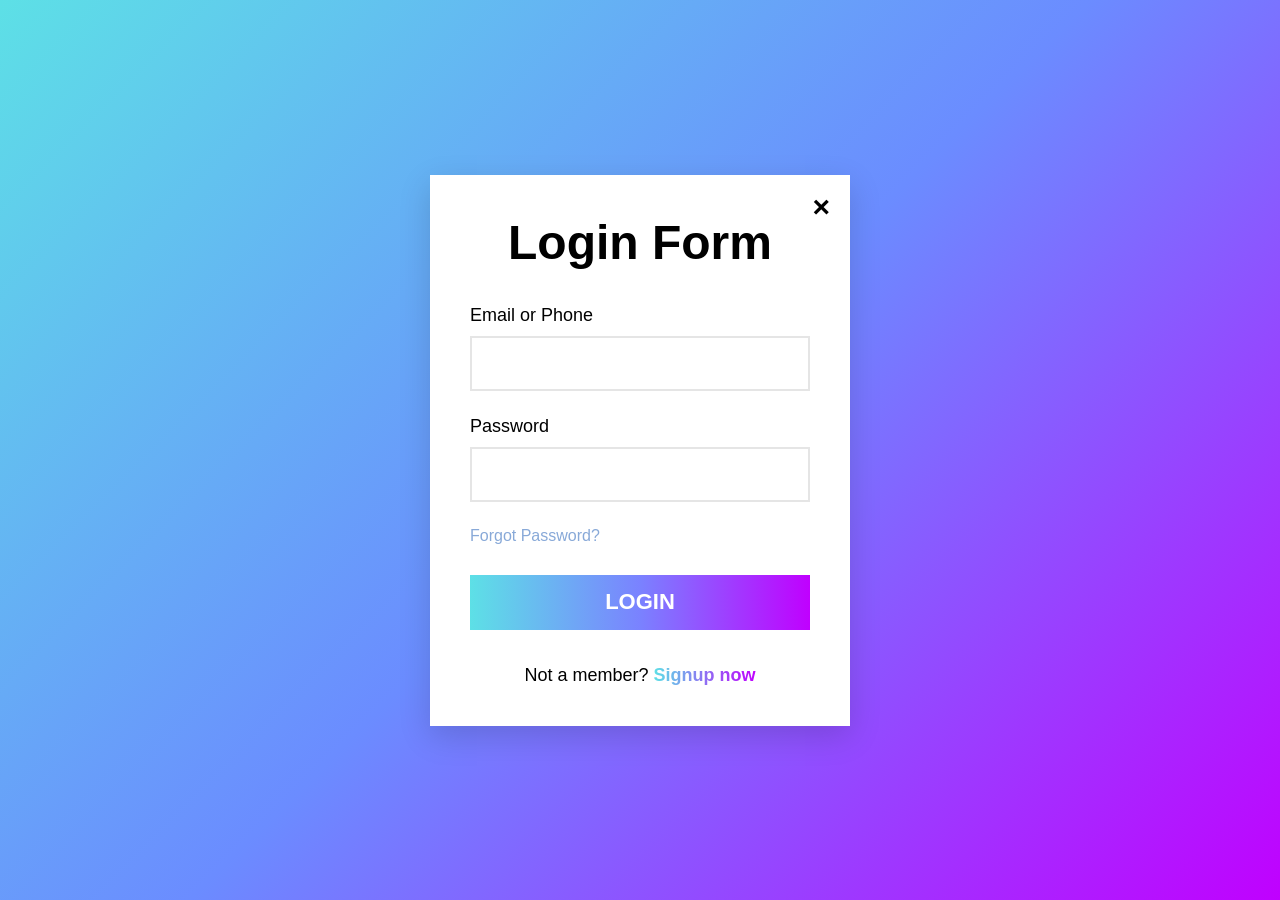
<file: login.html>
<!DOCTYPE html>
<html lang="en">

<head>
  <meta charset="UTF-8">
  <meta name="viewport" content="width=device-width, initial-scale=1.0">
  <title>Login Form</title>
  <link rel="stylesheet" href="style.css">
</head>

<body class="login-page">

  <div class="login-container">
    <span class="close-btn">&times;</span>

    <h1>Login Form</h1>

    <form>
      <div class="form-group">
        <label>Email or Phone</label>
        <input type="text">
      </div>

      <div class="form-group">
        <label>Password</label>
        <input type="password">
      </div>

      <a href="#" class="forgot-password">Forgot Password?</a>

      <button class="login-btn">
        <a href="portfolio.html" style="color: white; text-decoration: none;">
          LOGIN
        </a>
      </button>

      <p class="signup-text">
        Not a member?
        <a href="#">Signup now</a>
      </p>
    </form>
  </div>

</body>

</html>
</file>
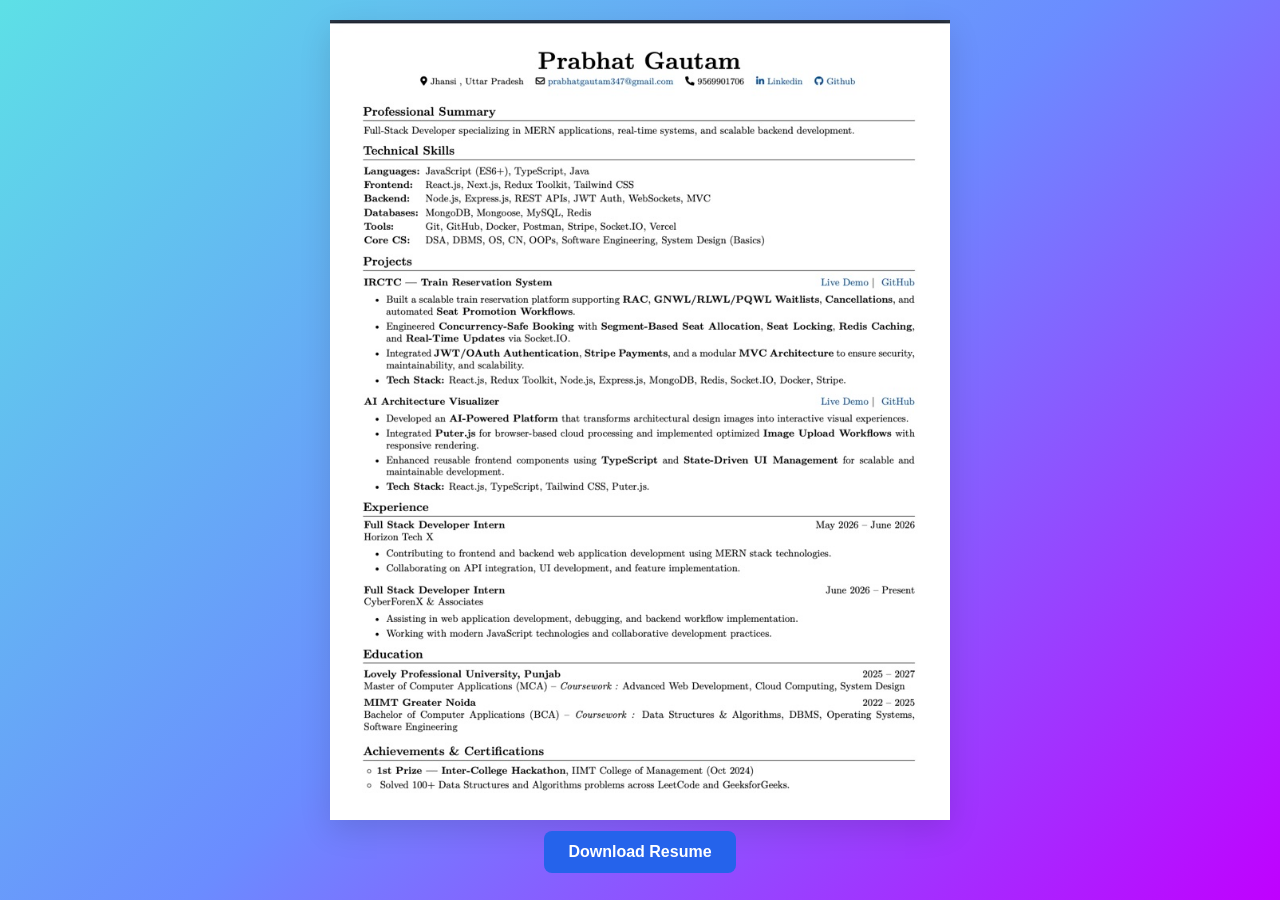
<file: resume.html>
<!DOCTYPE html>
<html lang="en">

<head>
  <meta charset="UTF-8">
  <meta name="viewport" content="width=device-width, initial-scale=1.0">
  <title>Resume</title>
  <link rel="stylesheet" href="style.css">
</head>

<body class="resume-page">

  <div class="resume-preview">
    <img src="./assets/Resume.jpeg" alt="Prabhat Gautam Resume">
  </div>

  <a
    href="./assets/Resume.jpeg"
    download
    class="resume-btn"
  >
    Download Resume
  </a>

</body>
</html>
</file>
<file: style.css>
:root {
  --color-brand: #004ac6;
  --color-text-active: #004ac6;
  --color-text-muted: #5c6b84;
  --color-bg-navbar: #ffffff;
  --color-border: #e2e8f0;
  --font-primary: 'Inter', sans-serif;
  --max-width: 1200px;
 /* Hero section */
  --color-brand-light: rgba(0, 74, 198, 0.05);
  --color-text-main: #0f172a;
  --color-text-sub: #1e293b;
  --color-text-bio: #475569;
  --color-badge-bg: #e0ebff;
  /* Main section  */
  --color-brand-hover: #003db3;
  --color-text-card-muted: #64748b;
  --color-bg-card: #ffffff;
  --color-bg-tag: #f1f5f9;
}

* {
  margin: 0;
  padding: 0;
  box-sizing: border-box;
}

body {
  font-family: var(--font-primary);
  background-color: #f8fafc;
}

.work-page {
  min-height: 100vh;
  display: flex;
  flex-direction: column;
}

.navbar{
  position:sticky;
  top:0;
  z-index:1000;

  background:white;
  border-bottom:1px solid #e5e7eb;
}

.nav-container{
  max-width:1200px;
  margin:auto;

  height:80px;

  display:flex;
  align-items:center;
  justify-content:space-between;

  padding:0 20px;
}

.logo{
  font-size:28px;
  font-weight:700;
  color:#111827;
}

.nav-links{
  display:flex;
  gap:35px;
}

.nav-links a{
  text-decoration:none;
  color:#475569;
  font-weight:500;
  transition:.3s;
}

.nav-links a:hover{
  color:#2563eb;
}

.nav-actions{
  display:flex;
  align-items:center;
  gap:20px;
}

.login-link{
  text-decoration:none;
  color:#475569;
}

.start-btn{
  text-decoration:none;
  background:#2563eb;
  color:white;

  padding:12px 24px;
  border-radius:12px;

  font-weight:600;
}


.hero{
  padding:100px 20px;

}

.hero-content{
  max-width:800px;
  margin:auto;
}

.hero-subtitle{
  align-self: center;
  display:inline-block;

  color:#4f46e5;
  border-radius:999px;
  font-size:12px;
  margin-bottom:10px;
}

.hero h1{
  font-size:4rem;
  font-weight:700;
  line-height:1.1;
  color:#111827;
}

.hero h1 span{
  color:#4f46e5;
}

.hero p{
  margin:30px 0;
  font-size:1.3rem;
  color:#64748b;
}

.hero-tags{
  display:flex;
  justify-content:center;
  flex-wrap:wrap;
  gap:15px;
  margin:40px 0;
}

.hero-tags span{
  padding:12px 24px;
  border:1px solid #dbe2ea;
  border-radius:999px;
  background:white;
}

.hero-btn{
  align-self: center;
  padding:16px 40px;
  border:none;
  border-radius:999px;
  background:#2563eb;
  color:white;
  font-size:18px;
  cursor:pointer;
}

.courses{
  padding:100px 20px;
}

.courses h2{
  text-align:center;
  margin-bottom:60px;
  font-size:2.2rem;
}

.course-grid{
  max-width:1200px;
  margin:auto;

  display:grid;
  grid-template-columns:repeat(auto-fit,minmax(320px,1fr));
  gap:30px;
}

.course-card {
  background: #fff;
  border-radius: 18px;
  overflow: hidden;
  border: 1px solid #e5e7eb;
  transition: 0.3s ease;
}

.course-card:hover {
  transform: translateY(-6px);
  box-shadow: 0 15px 30px rgba(0,0,0,0.08);
}

.course-card img {
  width: 100%;
  height: 220px;
  object-fit: cover;
}

.course-body {
  padding: 18px;
}

.course-category {
  font-size: 11px;
  font-weight: 700;
  color: #0ea5e9;
  letter-spacing: 1px;
}

.course-title {
  margin-top: 8px;
  font-size: 22px;
  font-weight: 600;
}

.course-rating {
  margin-top: 8px;
  font-size: 14px;
  color: #444;
}

.course-rating span {
  color: #888;
}

.course-desc {
  margin-top: 12px;
  color: #666;
  line-height: 1.6;
  font-size: 14px;
}

.course-footer {
  margin-top: 20px;
  display: flex;
  justify-content: space-between;
  align-items: center;
}

.instructor {
  display: flex;
  align-items: center;
  gap: 10px;
}

.avatar {
  width: 42px;
  height: 42px;
  border-radius: 50%;
  background: #111;
  color: white;
  display: flex;
  align-items: center;
  justify-content: center;
  font-weight: 600;
}

.instructor h4 {
  font-size: 13px;
  margin: 0;
}

.instructor span {
  font-size: 12px;
  color: #888;
}

.enroll-btn {
  border: none;
  padding: 10px 18px;
  border-radius: 8px;
  background: #2563eb;
  color: white;
  cursor: pointer;
  font-weight: 500;
}

.features{
  padding:120px 20px;
  text-align:center;
}

.feature-badge{
  display:inline-block;
  padding:8px 16px;
  background:#eef2ff;
  color:#4f46e5;
  border-radius:999px;
  font-size:12px;
}

.features h2{
  font-size:3rem;
  margin:25px 0 60px;
}

.feature-grid{
  max-width:1100px;
  margin:auto;

  display:grid;
  grid-template-columns:repeat(auto-fit,minmax(300px,1fr));
  gap:30px;
}

.feature-card{
  padding:35px;
  background:white;
  border:1px solid #e5e7eb;
  border-radius:20px;
  text-align:left;
}

.icon{
  width:55px;
  height:55px;
  border-radius:14px;
  background:#eef2ff;
  margin-bottom:20px;
}

 .container {
      max-width: 1280px;
      margin: 0 auto;
      padding: 0 24px;
    }

    /* SECTION STYLES */
    .section {
      padding: 80px 0;
      border-bottom: 1px solid #e5e7eb;
    }

    .section:last-of-type {
      border-bottom: none;
    }

    .section h2{
      text-align:center;
      margin-bottom:60px;
      font-size:2.2rem;
    }

    /* ========== TESTIMONIALS SECTION ========== */
    .testimonials-grid {
      display: grid;
      grid-template-columns: repeat(auto-fit, minmax(320px, 1fr));
      gap: 2rem;
    }

    .testimonial-card {
      background: #ffffff;
      border-radius: 1.5rem;
      padding: 1.8rem;
      box-shadow: 0 8px 20px rgba(0, 0, 0, 0.02), 0 2px 6px rgba(0, 0, 0, 0.05);
      transition: transform 0.2s ease, box-shadow 0.2s ease;
      border: 1px solid #f0f2f5;
    }

    .testimonial-card:hover {
      transform: translateY(-4px);
      box-shadow: 0 20px 30px -12px rgba(0, 0, 0, 0.08);
      border-color: #e2e8f0;
    }

    .quote-icon {
      font-size: 2rem;
      color: #3b82f6;
      opacity: 0.6;
      margin-bottom: 0.75rem;
      line-height: 1;
    }

    .testimonial-text {
      font-size: 1rem;
      font-weight: 500;
      color: #1e293b;
      margin-bottom: 1.25rem;
      line-height: 1.5;
    }

    .testimonial-author {
      font-weight: 700;
      font-size: 0.9rem;
      color: #0f172a;
      margin-bottom: 0.25rem;
    }

    .testimonial-role {
      font-size: 0.8rem;
      color: #5b6e8c;
      font-weight: 400;
    }

    /* special double-col / inline layout to match both images content */
    .testimonials-wrapper {
      display: flex;
      flex-direction: column;
      gap: 2rem;
    }

    .row-testimonials {
      display: grid;
      grid-template-columns: repeat(auto-fit, minmax(300px, 1fr));
      gap: 1.8rem;
    }

    /* ========== PRICING SECTION ========== */
    .pricing-badge {
      display: inline-block;
      background: #eef2ff;
      color: #1e40af;
      font-size: 0.75rem;
      font-weight: 600;
      padding: 0.2rem 0.8rem;
      border-radius: 40px;
      margin-bottom: 1rem;
    }

    .pricing-grid {
      display: flex;
      flex-wrap: wrap;
      justify-content: center;
      gap: 2rem;
      margin-top: 1rem;
    }

    .pricing-card {
      background: white;
      border-radius: 2rem;
      padding: 1.8rem 1.8rem 2rem 1.8rem;
      flex: 1;
      min-width: 260px;
      max-width: 320px;
      transition: all 0.25s;
      border: 1px solid #eef2f6;
      box-shadow: 0 4px 12px rgba(0, 0, 0, 0.02);
      position: relative;
    }

    .pricing-card.popular {
      border: 2px solid #3b82f6;
      box-shadow: 0 20px 30px -12px rgba(59,130,246,0.15);
      background: #ffffff;
    }

    .popular-badge {
      position: absolute;
      top: -12px;
      left: 50%;
      transform: translateX(-50%);
      background: #3b82f6;
      color: white;
      font-size: 0.7rem;
      font-weight: 700;
      padding: 0.25rem 1rem;
      border-radius: 40px;
      letter-spacing: 0.3px;
      white-space: nowrap;
    }

    .plan-name {
      font-size: 1.6rem;
      font-weight: 700;
      margin: 0.5rem 0 0.25rem;
    }

    .plan-desc {
      font-size: 0.85rem;
      color: #5b6e8c;
      margin-bottom: 1rem;
      border-bottom: 1px solid #edf2f7;
      padding-bottom: 1rem;
    }

    .price {
      font-size: 2.4rem;
      font-weight: 800;
      color: #0f172a;
      margin: 0.5rem 0 0.2rem;
    }

    .price span {
      font-size: 0.9rem;
      font-weight: 500;
      color: #5b6e8c;
    }

    .price-note {
      font-size: 0.75rem;
      color: #6c86a3;
      margin-bottom: 1.5rem;
    }

    .btn-pricing {
      display: block;
      width: 100%;
      text-align: center;
      background: #f1f5f9;
      padding: 0.7rem 0;
      border-radius: 60px;
      font-weight: 600;
      font-size: 0.9rem;
      color: #1e293b;
      text-decoration: none;
      transition: 0.2s;
      margin: 1.2rem 0 1rem;
    }

    .btn-pricing.primary {
      background: #3b82f6 ;
      color: white;
    }

    .btn-pricing.primary:hover {
      background: #1e293b;
    }

    .btn-pricing:hover {
      background: #e2e8f0;
    }

    .feature-list {
      list-style: none;
      margin-top: 1rem;
    }

    .feature-list li {
      font-size: 0.85rem;
      padding: 0.4rem 0;
      display: flex;
      align-items: center;
      gap: 0.5rem;
      color: #334155;
    }

    .feature-list li::before {
      content: "✓";
      color: #3b82f6;
      font-weight: 700;
      font-size: 1rem;
    }

    .contact-sales-card {
      background: #f8fafc;
      border-radius: 2rem;
      padding: 2rem;
      text-align: center;
      border: 1px solid #e2edf7;
      max-width: 300px;
      flex: 1;
    }

    .contact-sales-card h4 {
      font-size: 1.4rem;
      margin-bottom: 0.75rem;
    }

    .contact-sales-card .price-contact {
      font-size: 1.1rem;
      font-weight: 600;
      margin: 1rem 0;
    }

    /* ========== FOOTER SECTION (CFX) ========== */
    .footer {
      background: #0b1120;
      color: #cbd5e6;
      padding: 3rem 0 2rem;
    }

    .footer-inner {
      display: flex;
      flex-wrap: wrap;
      justify-content: space-between;
      align-items: flex-start;
      gap: 2rem;
    }

    .footer-brand h2 {
      font-size: 2rem;
      font-weight: 700;
      letter-spacing: -0.02em;
      color: white;
      margin-bottom: 0.5rem;
    }

    .footer-brand p {
      font-size: 0.9rem;
      max-width: 280px;
      opacity: 0.8;
    }

    .footer-links {
      display: flex;
      gap: 3rem;
      flex-wrap: wrap;
    }

    .footer-links-column h4 {
      color: white;
      font-weight: 600;
      margin-bottom: 1rem;
      font-size: 1rem;
    }

    .footer-links-column a {
      display: block;
      color: #9ca3af;
      text-decoration: none;
      font-size: 0.85rem;
      margin-bottom: 0.6rem;
      transition: color 0.2s;
    }

    .footer-links-column a:hover {
      color: white;
    }

    .footer-bottom {
      margin-top: 2.5rem;
      padding-top: 1.5rem;
      border-top: 1px solid #1e2a3a;
      display: flex;
      flex-wrap: wrap;
      justify-content: space-between;
      gap: 1rem;
      font-size: 0.75rem;
      color: #7e8aa2;
    }

    .footer-bottom .legal {
      display: flex;
      gap: 1.5rem;
    }

    .footer-bottom a {
      color: #9ba3bc;
      text-decoration: none;
    }

    .footer-bottom a:hover {
      color: white;
    }

    @media (max-width: 780px) {
      .section {
        padding: 60px 0;
      }
      .pricing-grid {
        flex-direction: column;
        align-items: center;
      }
      .footer-inner {
        flex-direction: column;
      }
    }

.resume-page {
  min-height: 100vh;
  display: flex;
  flex-direction: column;
  align-items: center;
  padding: 20px 20px;
  background: linear-gradient(135deg, #5de0e6, #6b8cff, #c000ff);
}

.resume-section {
  margin-top: 50px;
  text-align: center;
}

.resume-preview {

  display: flex;
  justify-content: center;
  height: 800px;
  width: 620px;
}

.resume-preview img {
  position: relative;
  width: 100%;
  max-width: 900px;

  box-shadow: 0 10px 30px rgba(0,0,0,0.12);
}

.resume-btn {
  position: absolute;
  display: inline-block;
  z-index: 10;
  bottom: 3%;
  padding: 12px 24px;
  background: #2563eb;
  color: white;
  text-decoration: none;
  border-radius: 8px;
  font-weight: 600;

}

.login-page {
  min-height:100vh;
    display:flex;
    justify-content:center;
    align-items:center;
    background:linear-gradient(
        135deg,
        #5de0e6,
        #6b8cff,
        #c000ff
    );
    padding:20px;
}



.login-container{
  width:420px;
  background:white;
  padding:40px;
  position:relative;
  box-shadow:0 10px 30px rgba(0,0,0,0.15);
}

.close-btn{
  position:absolute;
  top:15px;
  right:20px;
  font-size:30px;
  font-weight:bold;
  cursor:pointer;
}

h1{
  text-align:center;
  margin-bottom:35px;
  font-size:48px;
  font-weight:700;
}

.form-group{
  margin-bottom:25px;
}

.form-group label{
  display:block;
  font-size:18px;
  margin-bottom:10px;
}

.form-group input{
  width:100%;
  height:55px;
  border:2px solid #e5e5e5;
  padding:0 15px;
  font-size:16px;
  outline:none;
}

.form-group input:focus{
  border-color:#7a5cff;
}

.forgot-password{
  display:inline-block;
  text-decoration:none;
  color:#88a9d8;
  margin-bottom:30px;
}

.login-btn{
  width:100%;
  height:55px;
  border:none;
  color:white;
  font-size:22px;
  font-weight:600;
  cursor:pointer;
  background:linear-gradient(
      90deg,
      #5de0e6,
      #7a82ff,
      #c000ff
  );
  margin-bottom:35px;
}

.login-btn:hover{
  opacity:0.9;
}

.signup-text{
  text-align:center;
  font-size:18px;
}

.signup-text a{
  text-decoration:none;
  font-weight:600;
  background:linear-gradient(
      90deg,
      #5de0e6,
      #c000ff
  );
  -webkit-background-clip:text;
  -webkit-text-fill-color:transparent;
}

.navbar {
  background-color: var(--color-bg-navbar);
  border-bottom: 1px solid var(--color-border);
  position: sticky;
  top: 0;
  z-index: 100;
  width: 100%;
}

.navbar-container {
  display: flex;
  flex-direction: row;
  justify-content: space-between;
  align-items: center;
  padding: 0 40px;
  max-width: var(--max-width);
  width: 100%;
  height: 64px;
  margin: 0 auto;
}

.nav-brand {
  display: flex;
  align-items: center;
  gap: 10px;
  text-decoration: none;
}

.nav-brand-text {
  font-size: 18px;
  font-weight: 700;
  color: var(--color-brand);
}

.nav-menu {
  display: flex;
  list-style: none;
  gap: 32px;
}

.nav-link {
  text-decoration: none;
  font-size: 15px;
  font-weight: 500;
  color: var(--color-text-muted);
  transition: color 0.2s ease-in-out;
}

.nav-link:hover {
  color: var(--color-brand);
}

.nav-link.active {
  color: var(--color-text-active);
  font-weight: 600;
}

.nav-actions {
  display: flex;
  align-items: center;
}

.btn-icon {
  background: none;
  border: none;
  cursor: pointer;
  color: var(--color-text-muted);
  display: flex;
  align-items: center;
  justify-content: center;
  padding: 8px;
  border-radius: 50%;
  transition: background-color 0.2s, color 0.2s;
}

.btn-icon:hover {
  background-color: #f1f5f9;
  color: #1e293b;
}

/* Hero section */
.hero-wrapper {
  width: 100%;
  padding: 40px 24px;
  display: flex;
  justify-content: center;
}

.hero-card {
  position: relative;
  max-width: var(--max-width);
  width: 100%;
  background-color: #ffffff;
  border: 1px solid var(--color-border);
  border-radius: 12px;
  overflow: hidden;
  box-shadow: 0 4px 24px rgba(0, 0, 0, 0.03),
              0 1px 2px rgba(0, 0, 0, 0.02);
  margin-bottom: 24px;
}

/* Grid Overlay */
.hero-card::before {
  content: "";
  position: absolute;
  inset: 0;

  background-image:
    linear-gradient(rgba(0, 74, 198, 0.06) 1px, transparent 1px),
    linear-gradient(90deg, rgba(0, 74, 198, 0.06) 1px, transparent 1px);

  background-size: 32px 32px;

  pointer-events: none;
  z-index: 0;
}

/* Keep content above the grid */
.hero-container,
.bg-glow {
  position: relative;
  z-index: 1;
}

.bg-glow {
  position: absolute;
  width: 256px;
  height: 256px;
  right: -95px;
  top: -95px;
  background: var(--color-brand-light);
  filter: blur(32px);
  border-radius: 9999px;
  z-index: 1;
  pointer-events: none;
}

.hero-container {
  position: relative;
  z-index: 2;
  display: flex;
  flex-direction: row;
  align-items: center;
  gap: 48px;
  width: 100%;
  min-height: 354px;
  padding: 40px;
}

.hero-profile {
  display: flex;
  align-items: center;
  justify-content: center;
  flex-shrink: 0;
}

.profile-img {
  width: 250px;
  height: 250px;
  border-radius: 50%;
  object-fit: cover;
  border: 4px solid #ffffff;
  box-shadow: 0 0 0 1px var(--color-border), 0 4px 12px rgba(0, 0, 0, 0.05);
  transform: rotate(4deg);

}

.hero-content {
  display: flex;
  flex-direction: column;
  align-items: flex-start;
  text-align: left;
}

.badge {
  display: inline-flex;
  align-items: center;
  background-color: var(--color-badge-bg);
  color: var(--color-brand);
  font-size: 13px;
  font-weight: 600;
  padding: 6px 14px;
  border-radius: 9999px;
  margin-bottom: 16px;
  letter-spacing: -0.01em;
}

.hero-name {
  font-size: 36px;
  font-weight: 700;
  color: var(--color-text-main);
  line-height: 1.2;
  margin-bottom: 6px;
}

.hero-title {
  font-size: 20px;
  font-weight: 600;
  color: var(--color-brand);
  line-height: 1.3;
  margin-bottom: 18px;
}

.hero-bio {
  font-size: 16px;
  font-weight: 400;
  color: var(--color-text-bio);
  line-height: 1.6;
  max-width: 680px;
  margin-bottom: 28px;
}

.hero-actions {
  display: flex;
  align-items: center;
  gap: 12px;
}

.btn {
  display: inline-flex;
  align-items: center;
  justify-content: center;
  height: 44px;
  border-radius: 8px;
  font-size: 15px;
  font-weight: 600;
  text-decoration: none;
  cursor: pointer;
  transition: all 0.2s ease-in-out;
}

.btn-primary {
  background-color: var(--color-brand);
  color: #ffffff;
  padding: 0 24px;
  border: none;
}

.btn-primary:hover {
  background-color: #003db3;
  transform: translateY(-1px);
}

.btn-icon-outline {
  background: #ffffff;
  border: 1px solid var(--color-border);
  color: var(--color-text-sub);
  width: 44px;
  padding: 0;
}

.btn-icon-outline:hover {
  background-color: #f8fafc;
  border-color: #cbd5e1;
  color: var(--color-brand);
}

@media (max-width: 768px) {
  .hero-container {
    flex-direction: column;
    text-align: center;
    align-items: center;
    padding: 32px 20px;
    gap: 24px;
  }

  .hero-content {
    align-items: center;
    text-align: center;
  }

  .hero-actions {
    flex-wrap: wrap;
    justify-content: center;
  }
}


.profile-layout-wrapper {
  width: 100%;
  padding: 0 24px 64px 24px;
  display: flex;
  justify-content: center;
}

.profile-layout-container {
  display: grid;
  grid-template-columns: 1fr 380px;
  gap: 24px;
  max-width: var(--max-width);
  width: 100%;
  align-items: start;
}

.layout-main-col {
  display: flex;
  flex-direction: column;
  gap: 24px;
}

.layout-sidebar-col {
  display: flex;
  flex-direction: column;
  gap: 24px;
}

.content-card {
  background-color: #ffffff;
  border: 1px solid var(--color-border);
  border-radius: 12px;
  padding: 32px;
  transition: transform 0.3s ease;
  box-shadow: 0 1px 3px rgba(0, 0, 0, 0.01);
}

.content-card:hover {
  transform: translateY(-6px);
  box-shadow:
    0 20px 32px rgba(0, 0, 0, 0.06),
    0 8px 16px rgba(0, 0, 0, 0.04);
}

.section-title {
  display: flex;
  align-items: center;
  gap: 10px;
  font-size: 18px;
  font-weight: 600;
  color: var(--color-text-main);
  margin-bottom: 20px;
}

.text-block {
  font-size: 15px;
  line-height: 1.6;
  color: #64748b;
  margin-bottom: 16px;
}

.text-block:last-child {
  margin-bottom: 0;
}

.skills-tags-grid {
  display: flex;
  flex-wrap: wrap;
  gap: 10px;
}

.skill-tag {
  background-color: var(--color-bg-tag);
  color: var(--color-brand);
  font-size: 13px;
  font-weight: 500;
  padding: 8px 16px;
  border-radius: 8px;
  transition: all 0.2s ease;
}

.timeline {
  display: flex;
  flex-direction: column;
  position: relative;
  padding-left: 20px;
}

.timeline::before {
  content: '';
  position: absolute;
  left: 4px;
  top: 8px;
  bottom: 8px;
  width: 2px;
  background-color: var(--color-border);
}

.timeline-item {
  position: relative;
  padding-bottom: 32px;
}

.timeline-item:last-child {
  padding-bottom: 0;
}

.timeline-marker {
  position: absolute;
  left: -20px;
  top: 6px;
  width: 10px;
  height: 10px;
  border-radius: 50%;
  background-color: #cbd5e1;
  border: 2px solid #ffffff;
  z-index: 2;
}

.timeline-item.active .timeline-marker {
  background-color: var(--color-brand);
  box-shadow: 0 0 0 4px var(--color-brand-light);
}

.job-title {
  font-size: 16px;
  font-weight: 600;
  color: var(--color-text-main);
  margin-bottom: 4px;
}

.job-meta {
  display: flex;
  align-items: center;
  gap: 8px;
  font-size: 14px;
  margin-bottom: 12px;
}

.company-name {
  color: var(--color-brand);
  font-weight: 500;
}

.meta-divider {
  color: #cbd5e1;
}

.job-duration {
  color: #64748b;
}

.job-details-list {
  padding-left: 18px;
  display: flex;
  flex-direction: column;
  gap: 8px;
}

.job-details-list li {
  font-size: 14.5px;
  line-height: 1.5;
  color: #64748b;
}

.job-description-text {
  font-size: 14.5px;
  line-height: 1.5;
  color: #64748b;
}

.education-block {
  margin-top: 10px;
  margin-bottom: 20px;
}

.edu-degree {
  font-size: 16px;
  font-weight: 600;
  color: var(--color-text-main);
  margin-bottom: 2px;
}

.edu-school {
  font-size: 14px;
  color: #64748b;
  margin-bottom: 8px;
}

.edu-tag {
  display: inline-block;
  font-size: 12px;
  font-weight: 600;
  color: var(--color-brand);
  background-color: var(--color-brand-light);
  padding: 4px 10px;
  border-radius: 6px;
}

.edu-details {
  font-size: 12px;
  line-height: 1.6;
  color: #64748b;
}


.contact-links-list {
  display: flex;
  flex-direction: column;
  gap: 16px;
}

.contact-item {
  display: flex;
  align-items: center;
  gap: 14px;
}

.contact-icon {
  width: 36px;
  height: 36px;
  background-color: #f8fafc;
  border: 1px solid var(--color-border);
  border-radius: 8px;
  display: flex;
  align-items: center;
  justify-content: center;
  color: var(--color-text-sub);
}

.contact-details {
  display: flex;
  flex-direction: column;
}

.contact-details label {
  font-size: 11px;
  text-transform: uppercase;
  letter-spacing: 0.05em;
  color: #64748b;
  margin-bottom: 2px;
}

.contact-details span,
.contact-details a {
  font-size: 14px;
  font-weight: 500;
  color: var(--color-text-sub);
  text-decoration: none;
}

.contact-details a:hover {
  color: var(--color-brand);
}

.analytics-card-blue {
  background: linear-gradient(135deg, #0056e2 0%, #003db3 100%);
  border-radius: 12px;
  padding: 32px;
  color: #ffffff;
  position: relative;
  overflow: hidden;
  box-shadow: 0 4px 20px rgba(0, 74, 198, 0.15);
}

.analytics-label {
  font-size: 14px;
  font-weight: 500;
  opacity: 0.85;
  display: block;
  margin-bottom: 8px;
}

.analytics-metric {
  font-size: 44px;
  font-weight: 700;
  line-height: 1;
  margin-bottom: 6px;
  letter-spacing: -0.02em;
}

.analytics-subtext {
  font-size: 13px;
  opacity: 0.9;
  margin-bottom: 20px;
}

.progress-bar-container {
  width: 100%;
  height: 6px;
  background-color: rgba(255, 255, 255, 0.2);
  border-radius: 999px;
  overflow: hidden;
}

.progress-bar-fill {
  height: 100%;
  background-color: #ffffff;
  border-radius: 999px;
}

@media (max-width: 992px) {
  .profile-layout-container {
    grid-template-columns: 1fr;
  }
}

@media (max-width: 768px) {

  .navbar-container {
    height: auto;
    min-height: 64px;
    padding: 16px 20px;
    flex-wrap: wrap;
    gap: 16px;
    justify-content: space-between;
  }

  .nav-menu {
    width: 100%;
    justify-content: center;
    gap: 20px;
    order: 3;
    padding-top: 8px;
  }

  .hero-wrapper {
    padding: 24px 16px;
  }

  .profile-layout-wrapper {
    padding: 0 16px 40px 16px;
  }
}

@media (max-width: 576px) {

  /* hidden nav links */

  .nav-links {
    display: none;
}

  .content-card,
  .analytics-card-blue {
    padding: 24px 16px;
  }

  .profile-img {
    width: 200px;
    height: 200px;
  }

  .hero-name {
    font-size: 28px;
  }

  .hero-title {
    font-size: 18px;
  }

  .hero-bio {
    font-size: 15px;
  }

  .hero-actions {
    width: 100%;
    gap: 12px;
  }

  .btn.btn-primary {
    flex: 1 1 100%;
  }

  .btn-icon-outline {
    flex: 1 1 auto;
  }

  .analytics-metric {
    font-size: 36px;
  }
}


.footer {
  background-color: var(--color-bg-navbar);
  border-top: 1px solid var(--color-border);
  width: 100%;
  padding: 24px 40px;
  margin-top: auto;
}

.footer-container {
  display: flex;
  flex-direction: row;
  justify-content: space-between;
  align-items: center;
  max-width: var(--max-width);
  width: 100%;
  margin: 0 auto;
  gap: 24px;
}

.footer-brand {
  display: flex;
  align-items: center;
  gap: 10px;
}

.footer-brand-icon {
  color: var(--color-brand);
  font-weight: 700;
  font-size: 16px;
}

.footer-brand-text {
  font-size: 16px;
  font-weight: 700;
  color: var(--color-brand);
}

.footer-copyright {
  font-size: 14px;
  color: var(--color-text-muted);
  font-weight: 400;
  text-align: center;
}

.footer-links {
  display: flex;
  align-items: center;
  gap: 24px;
}

.footer-link {
  text-decoration: none;
  font-size: 14px;
  font-weight: 500;
  color: var(--color-text-muted);
  transition: color 0.2s ease-in-out;
}

.footer-link:hover {
  color: var(--color-brand);
}

@media (max-width: 768px) {
  .footer {
    padding: 32px 24px;
  }

  .footer-container {
    flex-direction: column;
    text-align: center;
    gap: 20px;
  }

  .footer-links {
    flex-wrap: wrap;
    justify-content: center;
    gap: 16px 24px;
  }
}
</file>
